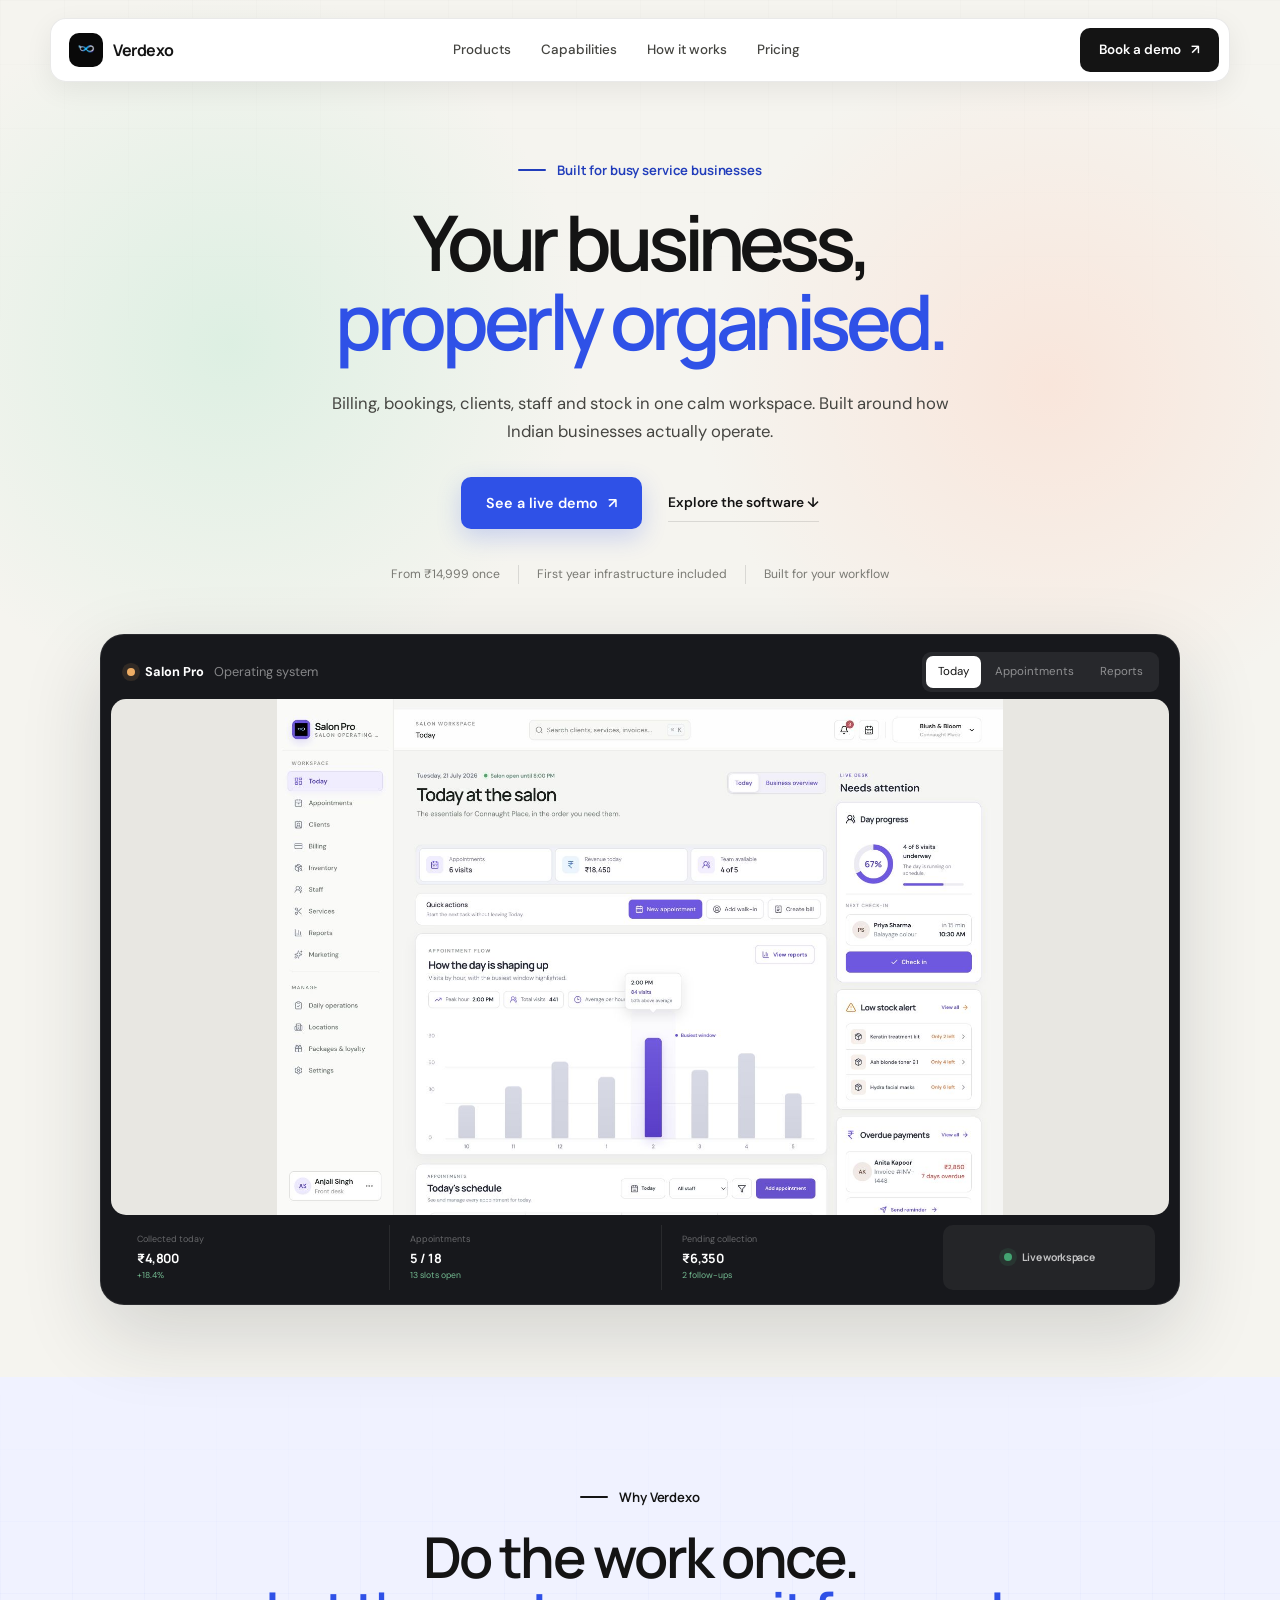
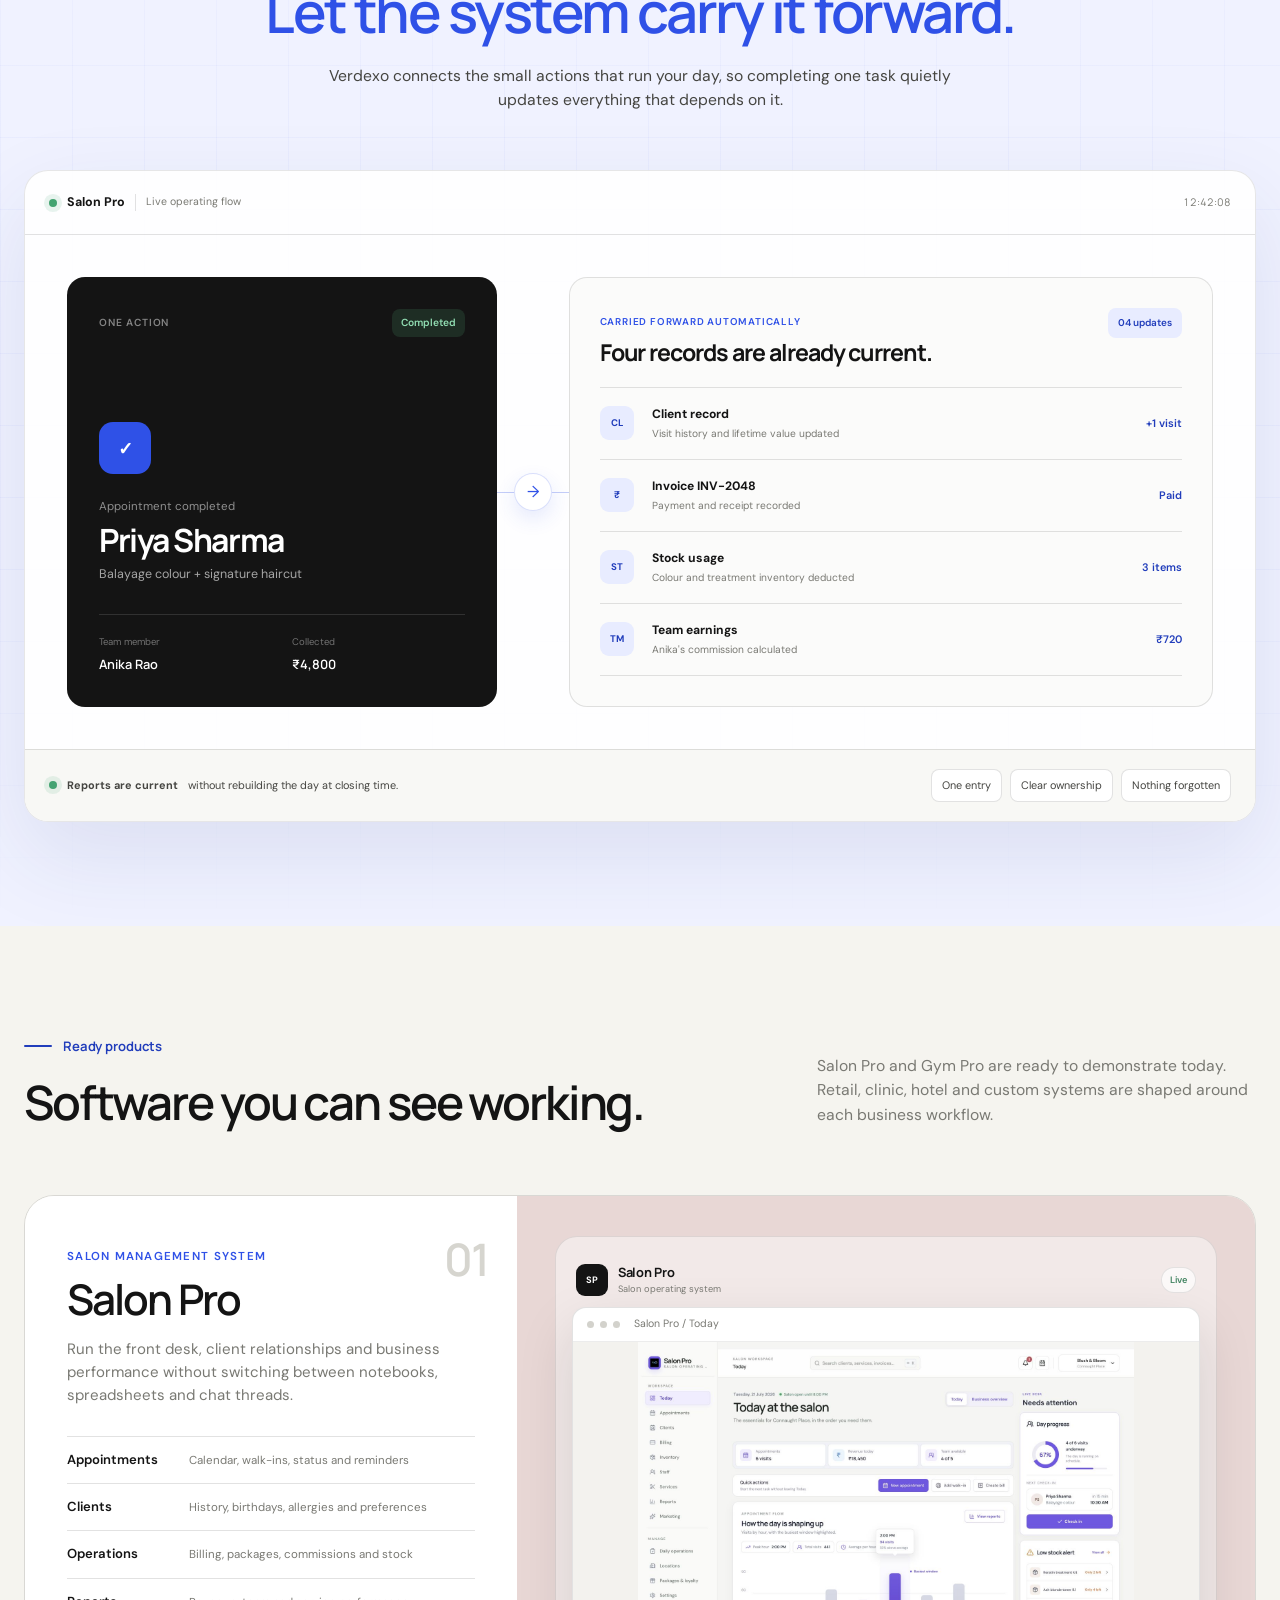
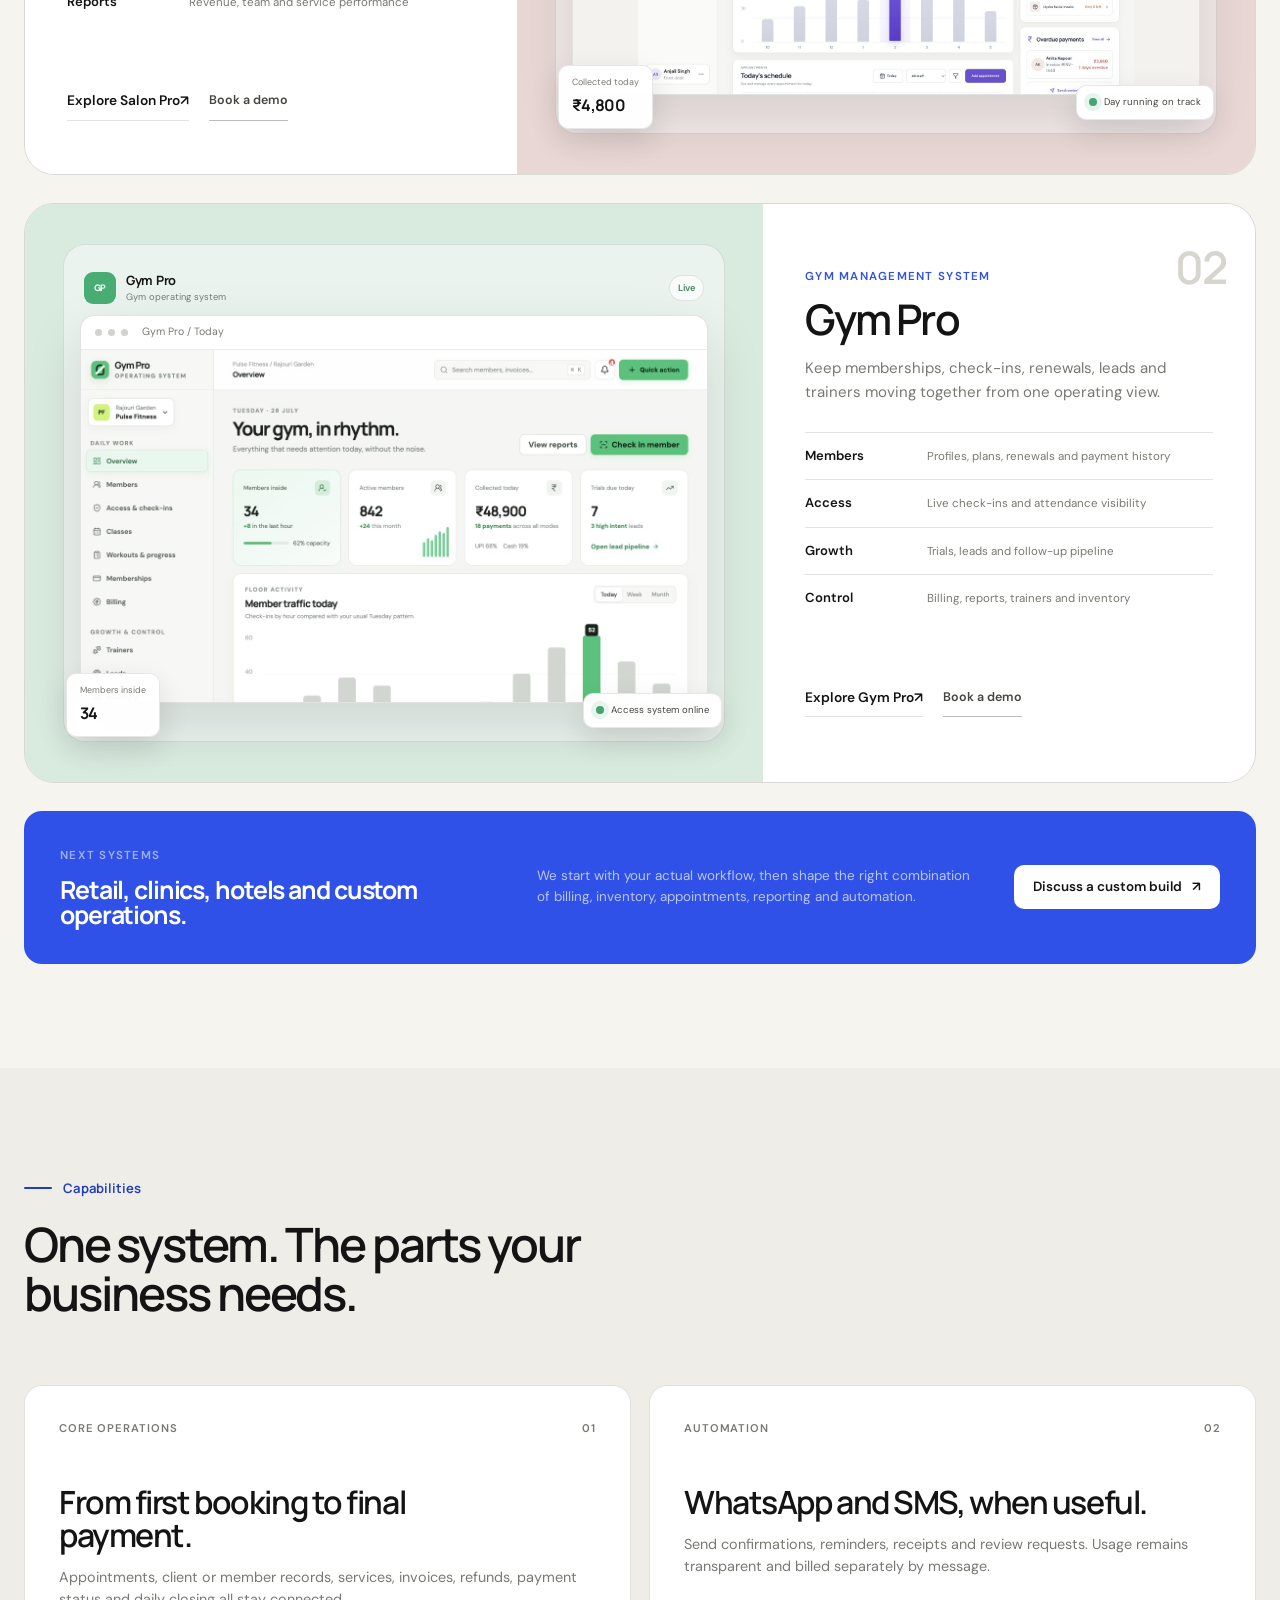
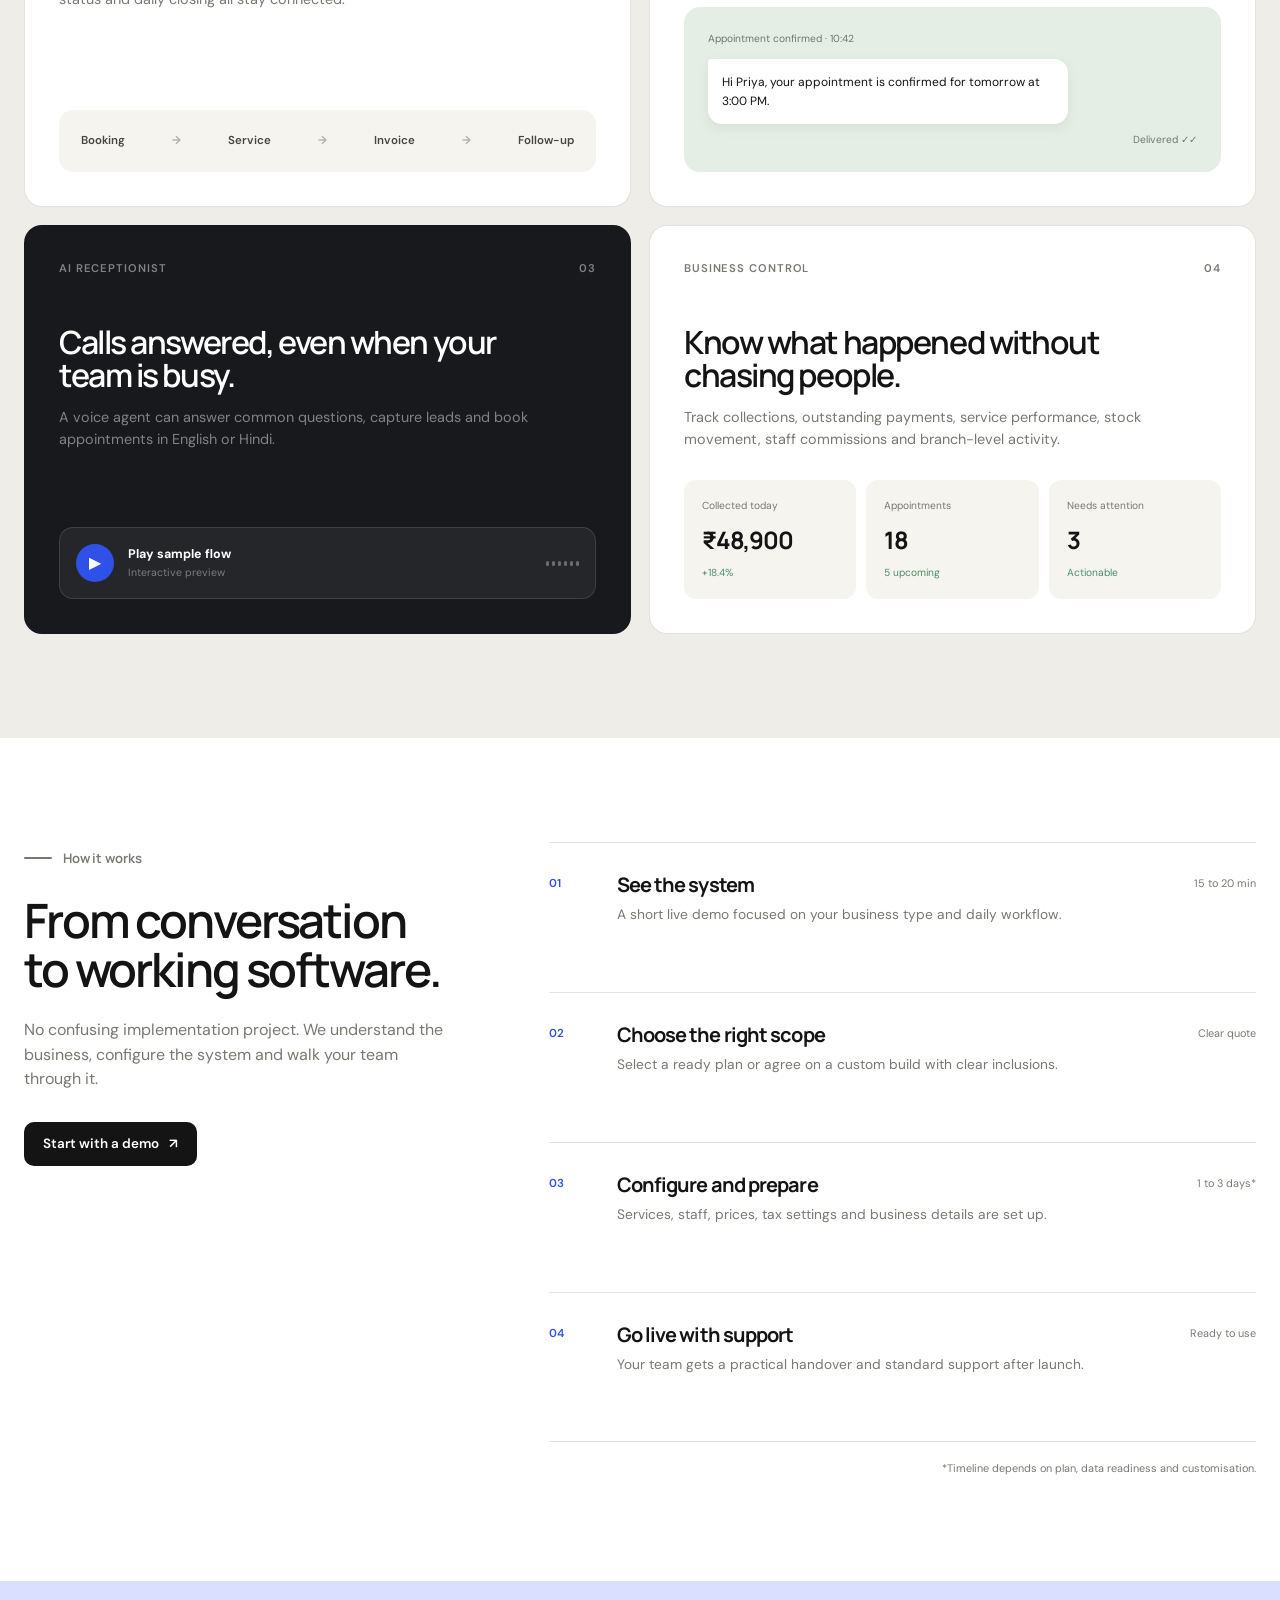
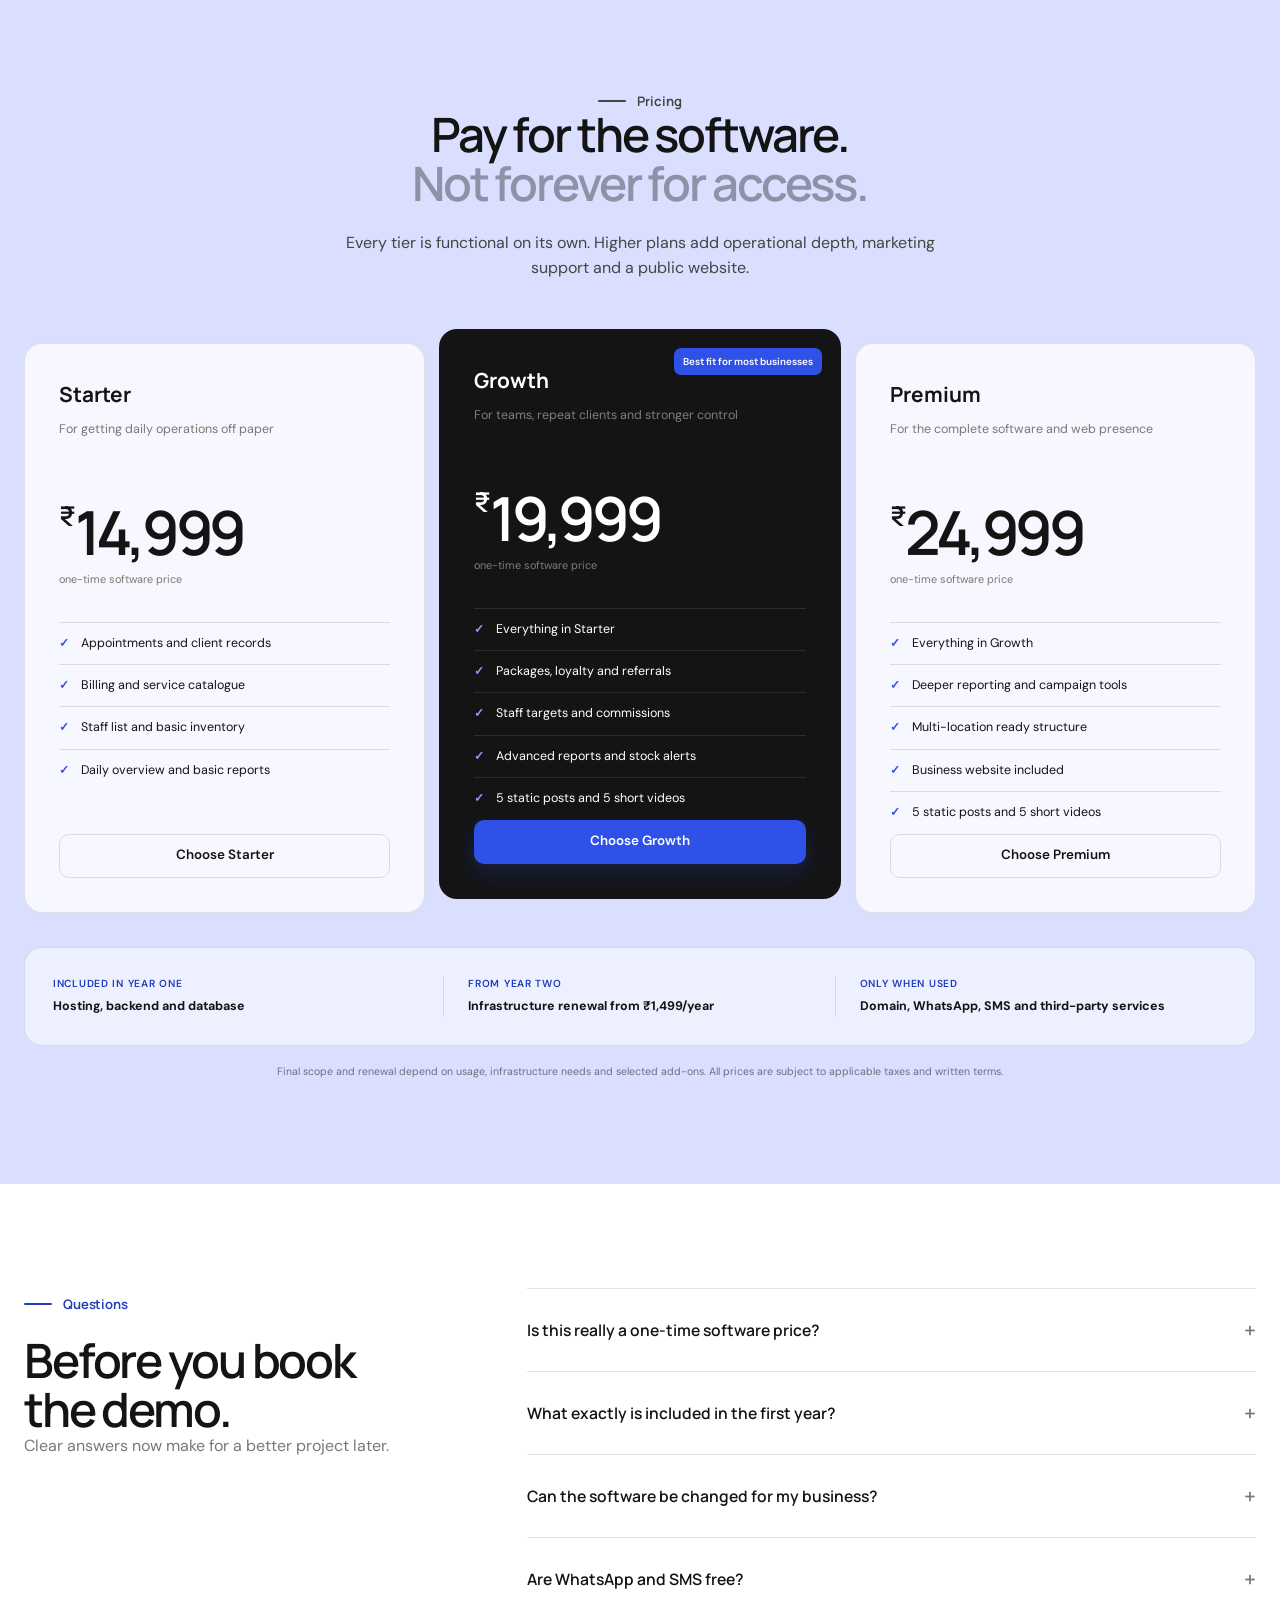
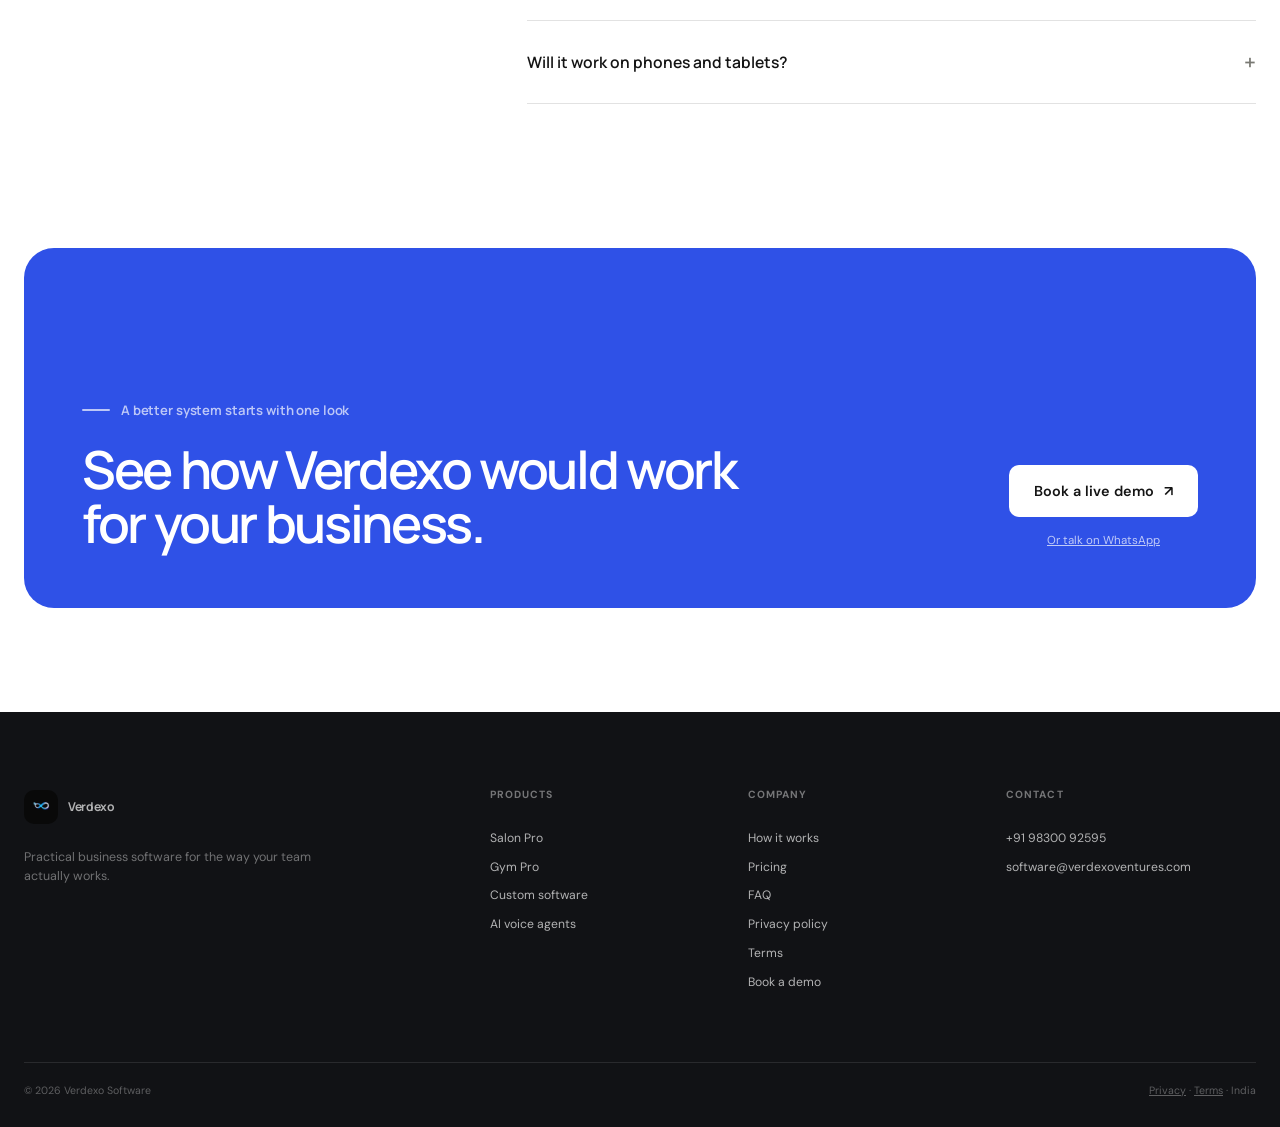
<file: index.html>
<!doctype html>
<html lang="en">
<head>
  <meta charset="utf-8">
  <meta name="viewport" content="width=device-width, initial-scale=1">
  <meta name="theme-color" content="#f5f4ef">
  <meta name="description" content="Verdexo builds practical business software for Indian salons, gyms and growing service businesses. One-time software plans from ₹14,999.">
  <meta name="robots" content="index, follow">
  <meta property="og:type" content="website">
  <meta property="og:title" content="Verdexo Software | Your business, properly organised.">
  <meta property="og:description" content="Practical business software for Indian salons, gyms and growing service businesses. Plans start at ₹14,999.">
  <meta property="og:url" content="https://verdexo-vent.github.io/verdexo-software-website/">
  <meta property="og:image" content="https://verdexo-vent.github.io/verdexo-software-website/hero_dashboard.png">
  <meta name="twitter:card" content="summary_large_image">
  <meta name="twitter:title" content="Verdexo Software | Your business, properly organised.">
  <meta name="twitter:description" content="See Salon Pro, Gym Pro and custom business systems built around how your team works.">
  <meta name="twitter:image" content="https://verdexo-vent.github.io/verdexo-software-website/hero_dashboard.png">
  <link rel="canonical" href="https://verdexo-vent.github.io/verdexo-software-website/">
  <title>Verdexo Software | Your business, properly organised.</title>
  <link rel="icon" href="logo.png">
  <link rel="preconnect" href="https://fonts.googleapis.com">
  <link rel="preconnect" href="https://fonts.gstatic.com" crossorigin>
  <link href="https://fonts.googleapis.com/css2?family=DM+Sans:wght@400;500;600&family=Manrope:wght@500;600;700&display=swap" rel="stylesheet">
  <link rel="stylesheet" href="styles.css">
</head>
<body>
  <a class="skip-link" href="#main">Skip to content</a>

  <header class="site-header">
    <div class="nav-shell">
      <a class="brand" href="#top" aria-label="Verdexo Software home">
        <span class="brand-mark"><img src="logo.png" alt=""></span>
        <span>Verdexo</span>
      </a>

      <button class="menu-toggle" type="button" aria-expanded="false" aria-controls="nav-links">
        <span></span><span></span>
        <span class="sr-only">Open menu</span>
      </button>

      <nav class="nav-links" id="nav-links" aria-label="Main navigation">
        <a href="#products">Products</a>
        <a href="#capabilities">Capabilities</a>
        <a href="#process">How it works</a>
        <a href="#pricing">Pricing</a>
      </nav>

      <button class="button button-dark nav-cta" type="button" data-open-demo>Book a demo <span>↗</span></button>
    </div>
  </header>

  <main id="main">
    <section class="hero" id="top">
      <div class="container hero-copy">
        <p class="editorial-label reveal"><span></span>Built for busy service businesses</p>
        <h1 class="reveal delay-1">Your business,<br><span>properly organised.</span></h1>
        <p class="hero-lede reveal delay-2">Billing, bookings, clients, staff and stock in one calm workspace. Built around how Indian businesses actually operate.</p>
        <div class="hero-actions reveal delay-3">
          <button class="button button-primary button-large" type="button" data-open-demo>See a live demo <span>↗</span></button>
          <a class="text-link" href="#products">Explore the software <span>↓</span></a>
        </div>
        <div class="hero-proof reveal delay-3" aria-label="Key offer details">
          <span>From ₹14,999 once</span>
          <span>First year infrastructure included</span>
          <span>Built for your workflow</span>
        </div>
      </div>

      <div class="container product-stage reveal delay-2" aria-label="Salon Pro software preview">
        <div class="stage-bar">
          <div class="stage-product">
            <span class="stage-dot"></span>
            <strong>Salon Pro</strong>
            <span>Operating system</span>
          </div>
          <div class="stage-switch" role="group" aria-label="Preview screen">
            <button class="active" type="button" data-hero-screen="dashboard">Today</button>
            <button type="button" data-hero-screen="appointments">Appointments</button>
            <button type="button" data-hero-screen="reports">Reports</button>
          </div>
        </div>
        <div class="stage-viewport">
          <img id="hero-screen" src="assets/salon-latest-today.png" alt="Salon Pro Today workspace" width="1440" height="1024" decoding="async" fetchpriority="high">
        </div>
        <div class="stage-footer">
          <div><small>Collected today</small><strong>₹4,800</strong><span>+18.4%</span></div>
          <div><small>Appointments</small><strong>5 / 18</strong><span>13 slots open</span></div>
          <div><small>Pending collection</small><strong>₹6,350</strong><span>2 follow-ups</span></div>
          <div class="stage-live"><span class="status-pulse"></span><strong>Live workspace</strong></div>
        </div>
      </div>
    </section>

    <section class="story section" id="why">
      <div class="container story-header">
        <p class="editorial-label editorial-label-dark"><span></span>Why Verdexo</p>
        <h2 class="reveal">Do the work once.<br><span>Let the system carry it forward.</span></h2>
        <p class="reveal">Verdexo connects the small actions that run your day, so completing one task quietly updates everything that depends on it.</p>
      </div>

      <div class="container why-system reveal">
        <div class="why-system-bar">
          <div><span class="status-pulse"></span><strong>Salon Pro</strong><small>Live operating flow</small></div>
          <time datetime="2026-07-30T12:42:08">12:42:08</time>
        </div>

        <div class="why-system-body">
          <article class="trigger-card">
            <div class="trigger-topline">
              <span>One action</span>
              <span class="complete-badge">Completed</span>
            </div>
            <div class="trigger-mark" aria-hidden="true">✓</div>
            <p class="trigger-label">Appointment completed</p>
            <h3>Priya Sharma</h3>
            <p class="trigger-service">Balayage colour + signature haircut</p>
            <div class="trigger-meta">
              <span><small>Team member</small>Anika Rao</span>
              <span><small>Collected</small>₹4,800</span>
            </div>
          </article>

          <div class="system-connector" aria-hidden="true">
            <span></span>
            <i>→</i>
          </div>

          <div class="update-panel">
            <div class="update-heading">
              <div>
                <span>Carried forward automatically</span>
                <h3>Four records are already current.</h3>
              </div>
              <span class="update-count">04 updates</span>
            </div>
            <div class="update-list">
              <div class="update-row">
                <span class="update-code">CL</span>
                <div><strong>Client record</strong><small>Visit history and lifetime value updated</small></div>
                <b>+1 visit</b>
              </div>
              <div class="update-row">
                <span class="update-code">₹</span>
                <div><strong>Invoice INV-2048</strong><small>Payment and receipt recorded</small></div>
                <b>Paid</b>
              </div>
              <div class="update-row">
                <span class="update-code">ST</span>
                <div><strong>Stock usage</strong><small>Colour and treatment inventory deducted</small></div>
                <b>3 items</b>
              </div>
              <div class="update-row">
                <span class="update-code">TM</span>
                <div><strong>Team earnings</strong><small>Anika's commission calculated</small></div>
                <b>₹720</b>
              </div>
            </div>
          </div>
        </div>

        <div class="why-system-footer">
          <p><span class="status-pulse"></span><strong>Reports are current</strong> without rebuilding the day at closing time.</p>
          <div><span>One entry</span><span>Clear ownership</span><span>Nothing forgotten</span></div>
        </div>
      </div>
    </section>

    <section class="products section" id="products">
      <div class="container">
        <div class="section-heading">
          <div>
            <p class="editorial-label"><span></span>Ready products</p>
            <h2>Software you can see working.</h2>
          </div>
          <p>Salon Pro and Gym Pro are ready to demonstrate today. Retail, clinic, hotel and custom systems are shaped around each business workflow.</p>
        </div>

        <article class="product-feature salon-feature reveal">
          <div class="product-copy">
            <div class="product-number">01</div>
            <p class="product-kicker">Salon management system</p>
            <h3>Salon Pro</h3>
            <p>Run the front desk, client relationships and business performance without switching between notebooks, spreadsheets and chat threads.</p>
            <ul class="feature-list">
              <li><span>Appointments</span><small>Calendar, walk-ins, status and reminders</small></li>
              <li><span>Clients</span><small>History, birthdays, allergies and preferences</small></li>
              <li><span>Operations</span><small>Billing, packages, commissions and stock</small></li>
              <li><span>Reports</span><small>Revenue, team and service performance</small></li>
            </ul>
            <div class="product-actions">
              <a class="text-button" href="salon-pro.html">Explore Salon Pro <span>↗</span></a>
              <button class="quiet-button" type="button" data-open-demo data-interest="Salon Pro">Book a demo</button>
            </div>
          </div>
          <div class="product-visual">
            <div class="product-art salon-art">
              <div class="art-heading">
                <span class="art-monogram">SP</span>
                <div><strong>Salon Pro</strong><small>Salon operating system</small></div>
                <span class="art-status">Live</span>
              </div>
              <div class="visual-window">
                <div class="window-chrome"><i></i><i></i><i></i><span>Salon Pro / Today</span></div>
                <div class="shot-frame salon-shot">
                  <img src="assets/salon-latest-today.png" alt="Latest Salon Pro Today workspace" width="1440" height="1024" loading="lazy" decoding="async">
                </div>
              </div>
              <div class="art-chip chip-one"><small>Collected today</small><strong>₹4,800</strong></div>
              <div class="art-chip chip-two"><span class="status-pulse"></span> Day running on track</div>
            </div>
          </div>
        </article>

        <article class="product-feature gym-feature reveal">
          <div class="product-copy">
            <div class="product-number">02</div>
            <p class="product-kicker">Gym management system</p>
            <h3>Gym Pro</h3>
            <p>Keep memberships, check-ins, renewals, leads and trainers moving together from one operating view.</p>
            <ul class="feature-list">
              <li><span>Members</span><small>Profiles, plans, renewals and payment history</small></li>
              <li><span>Access</span><small>Live check-ins and attendance visibility</small></li>
              <li><span>Growth</span><small>Trials, leads and follow-up pipeline</small></li>
              <li><span>Control</span><small>Billing, reports, trainers and inventory</small></li>
            </ul>
            <div class="product-actions">
              <a class="text-button" href="gym-pro.html">Explore Gym Pro <span>↗</span></a>
              <button class="quiet-button" type="button" data-open-demo data-interest="Gym Pro">Book a demo</button>
            </div>
          </div>
          <div class="product-visual">
            <div class="product-art gym-art">
              <div class="art-heading">
                <span class="art-monogram">GP</span>
                <div><strong>Gym Pro</strong><small>Gym operating system</small></div>
                <span class="art-status">Live</span>
              </div>
              <div class="visual-window">
                <div class="window-chrome"><i></i><i></i><i></i><span>Gym Pro / Today</span></div>
                <div class="shot-frame gym-shot">
                  <img src="assets/gym-dashboard.png" alt="Gym Pro overview dashboard showing members and revenue" width="1280" height="720" loading="lazy" decoding="async">
                </div>
              </div>
              <div class="art-chip chip-one"><small>Members inside</small><strong>34</strong></div>
              <div class="art-chip chip-two"><span class="status-pulse"></span> Access system online</div>
            </div>
          </div>
        </article>

        <div class="build-strip reveal">
          <div>
            <p class="product-kicker">Next systems</p>
            <h3>Retail, clinics, hotels and custom operations.</h3>
          </div>
          <p>We start with your actual workflow, then shape the right combination of billing, inventory, appointments, reporting and automation.</p>
          <button class="button button-light" type="button" data-open-demo data-interest="Custom software">Discuss a custom build <span>↗</span></button>
        </div>
      </div>
    </section>

    <section class="capabilities section" id="capabilities">
      <div class="container">
        <div class="section-heading compact">
          <div>
            <p class="editorial-label"><span></span>Capabilities</p>
            <h2>One system. The parts your business needs.</h2>
          </div>
        </div>

        <div class="capability-grid">
          <article class="capability-card wide reveal">
            <div class="card-topline"><span>Core operations</span><span>01</span></div>
            <h3>From first booking to final payment.</h3>
            <p>Appointments, client or member records, services, invoices, refunds, payment status and daily closing all stay connected.</p>
            <div class="mini-flow" aria-hidden="true">
              <span>Booking</span><b>→</b><span>Service</span><b>→</b><span>Invoice</span><b>→</b><span>Follow-up</span>
            </div>
          </article>

          <article class="capability-card reveal">
            <div class="card-topline"><span>Automation</span><span>02</span></div>
            <h3>WhatsApp and SMS, when useful.</h3>
            <p>Send confirmations, reminders, receipts and review requests. Usage remains transparent and billed separately by message.</p>
            <div class="message-preview" aria-hidden="true">
              <div class="message-meta">Appointment confirmed · 10:42</div>
              <div class="message-bubble">Hi Priya, your appointment is confirmed for tomorrow at 3:00 PM.</div>
              <div class="message-status">Delivered ✓✓</div>
            </div>
          </article>

          <article class="capability-card dark reveal">
            <div class="card-topline"><span>AI receptionist</span><span>03</span></div>
            <h3>Calls answered, even when your team is busy.</h3>
            <p>A voice agent can answer common questions, capture leads and book appointments in English or Hindi.</p>
            <button class="voice-control" type="button" aria-pressed="false">
              <span class="voice-icon">▶</span>
              <span><strong>Play sample flow</strong><small>Interactive preview</small></span>
              <span class="wave" aria-hidden="true"><i></i><i></i><i></i><i></i><i></i><i></i></span>
            </button>
          </article>

          <article class="capability-card wide reveal">
            <div class="card-topline"><span>Business control</span><span>04</span></div>
            <h3>Know what happened without chasing people.</h3>
            <p>Track collections, outstanding payments, service performance, stock movement, staff commissions and branch-level activity.</p>
            <div class="metric-row" aria-hidden="true">
              <div><small>Collected today</small><strong>₹48,900</strong><em>+18.4%</em></div>
              <div><small>Appointments</small><strong>18</strong><em>5 upcoming</em></div>
              <div><small>Needs attention</small><strong>3</strong><em>Actionable</em></div>
            </div>
          </article>
        </div>
      </div>
    </section>

    <section class="process section" id="process">
      <div class="container process-layout">
        <div class="process-intro">
          <p class="editorial-label"><span></span>How it works</p>
          <h2>From conversation to working software.</h2>
          <p>No confusing implementation project. We understand the business, configure the system and walk your team through it.</p>
          <button class="button button-dark" type="button" data-open-demo>Start with a demo <span>↗</span></button>
        </div>
        <ol class="process-list">
          <li class="reveal">
            <span>01</span>
            <div><h3>See the system</h3><p>A short live demo focused on your business type and daily workflow.</p></div>
            <small>15 to 20 min</small>
          </li>
          <li class="reveal">
            <span>02</span>
            <div><h3>Choose the right scope</h3><p>Select a ready plan or agree on a custom build with clear inclusions.</p></div>
            <small>Clear quote</small>
          </li>
          <li class="reveal">
            <span>03</span>
            <div><h3>Configure and prepare</h3><p>Services, staff, prices, tax settings and business details are set up.</p></div>
            <small>1 to 3 days*</small>
          </li>
          <li class="reveal">
            <span>04</span>
            <div><h3>Go live with support</h3><p>Your team gets a practical handover and standard support after launch.</p></div>
            <small>Ready to use</small>
          </li>
        </ol>
      </div>
      <p class="process-note container">*Timeline depends on plan, data readiness and customisation.</p>
    </section>

    <section class="pricing section" id="pricing">
      <div class="container">
        <div class="pricing-header">
          <p class="editorial-label"><span></span>Pricing</p>
          <h2>Pay for the software.<br><span>Not forever for access.</span></h2>
          <p>Every tier is functional on its own. Higher plans add operational depth, marketing support and a public website.</p>
        </div>

        <div class="pricing-grid">
          <article class="price-card reveal">
            <div>
              <p class="plan-name">Starter</p>
              <p class="plan-for">For getting daily operations off paper</p>
              <p class="plan-price"><span>₹</span>14,999</p>
              <p class="one-time">one-time software price</p>
              <ul>
                <li>Appointments and client records</li>
                <li>Billing and service catalogue</li>
                <li>Staff list and basic inventory</li>
                <li>Daily overview and basic reports</li>
              </ul>
            </div>
            <button class="button button-outline" type="button" data-open-demo data-interest="Starter plan">Choose Starter</button>
          </article>

          <article class="price-card featured reveal delay-1">
            <div class="recommended">Best fit for most businesses</div>
            <div>
              <p class="plan-name">Growth</p>
              <p class="plan-for">For teams, repeat clients and stronger control</p>
              <p class="plan-price"><span>₹</span>19,999</p>
              <p class="one-time">one-time software price</p>
              <ul>
                <li>Everything in Starter</li>
                <li>Packages, loyalty and referrals</li>
                <li>Staff targets and commissions</li>
                <li>Advanced reports and stock alerts</li>
                <li>5 static posts and 5 short videos</li>
              </ul>
            </div>
            <button class="button button-primary" type="button" data-open-demo data-interest="Growth plan">Choose Growth</button>
          </article>

          <article class="price-card reveal delay-2">
            <div>
              <p class="plan-name">Premium</p>
              <p class="plan-for">For the complete software and web presence</p>
              <p class="plan-price"><span>₹</span>24,999</p>
              <p class="one-time">one-time software price</p>
              <ul>
                <li>Everything in Growth</li>
                <li>Deeper reporting and campaign tools</li>
                <li>Multi-location ready structure</li>
                <li>Business website included</li>
                <li>5 static posts and 5 short videos</li>
              </ul>
            </div>
            <button class="button button-outline" type="button" data-open-demo data-interest="Premium plan">Choose Premium</button>
          </article>
        </div>

        <div class="cost-clarity reveal">
          <div>
            <span>Included in year one</span>
            <strong>Hosting, backend and database</strong>
          </div>
          <div>
            <span>From year two</span>
            <strong>Infrastructure renewal from ₹1,499/year</strong>
          </div>
          <div>
            <span>Only when used</span>
            <strong>Domain, WhatsApp, SMS and third-party services</strong>
          </div>
        </div>
        <p class="pricing-disclaimer">Final scope and renewal depend on usage, infrastructure needs and selected add-ons. All prices are subject to applicable taxes and written terms.</p>
      </div>
    </section>

    <section class="faq section" id="faq">
      <div class="container faq-layout">
        <div>
          <p class="editorial-label"><span></span>Questions</p>
          <h2>Before you book the demo.</h2>
          <p>Clear answers now make for a better project later.</p>
        </div>
        <div class="accordion">
          <details>
            <summary>Is this really a one-time software price?<span>+</span></summary>
            <p>Yes. The software licence is purchased once. Infrastructure has an annual cost because hosting, database and server services continue to run after the first year.</p>
          </details>
          <details>
            <summary>What exactly is included in the first year?<span>+</span></summary>
            <p>Standard hosting, backend and database infrastructure for the agreed software scope. Domain charges, paid messaging and external services are separate unless written into your quote.</p>
          </details>
          <details>
            <summary>Can the software be changed for my business?<span>+</span></summary>
            <p>Business details, services, staff, prices and supported settings can be configured. Larger workflow changes are assessed and quoted as custom work.</p>
          </details>
          <details>
            <summary>Are WhatsApp and SMS free?<span>+</span></summary>
            <p>No. The automation can be connected to the software, while message usage is charged by the relevant provider. You only add it if it is useful for your business.</p>
          </details>
          <details>
            <summary>Will it work on phones and tablets?<span>+</span></summary>
            <p>The web software is designed to work across modern desktop, tablet and mobile browsers. Some complex administration is naturally easier on a larger screen.</p>
          </details>
        </div>
      </div>
    </section>

    <section class="final-cta section">
      <div class="container cta-panel">
        <div>
          <p class="editorial-label editorial-label-light"><span></span>A better system starts with one look</p>
          <h2>See how Verdexo would work for your business.</h2>
        </div>
        <div class="cta-actions">
          <button class="button button-light button-large" type="button" data-open-demo>Book a live demo <span>↗</span></button>
          <a href="https://wa.me/919830092595?text=Hi%20Verdexo%2C%20I%20would%20like%20to%20know%20more%20about%20your%20business%20software." target="_blank" rel="noopener">Or talk on WhatsApp</a>
        </div>
      </div>
    </section>
  </main>

  <footer class="site-footer">
    <div class="container footer-grid">
      <div class="footer-brand">
        <a class="brand brand-light" href="#top">
          <span class="brand-mark"><img src="logo.png" alt=""></span>
          <span>Verdexo</span>
        </a>
        <p>Practical business software for the way your team actually works.</p>
      </div>
      <div>
        <h3>Products</h3>
        <a href="salon-pro.html">Salon Pro</a>
        <a href="gym-pro.html">Gym Pro</a>
        <a href="#capabilities">Custom software</a>
        <a href="#capabilities">AI voice agents</a>
      </div>
      <div>
        <h3>Company</h3>
        <a href="#process">How it works</a>
        <a href="#pricing">Pricing</a>
        <a href="#faq">FAQ</a>
        <a href="privacy.html">Privacy policy</a>
        <a href="terms.html">Terms</a>
        <button type="button" data-open-demo>Book a demo</button>
      </div>
      <div>
        <h3>Contact</h3>
        <a href="tel:+919830092595">+91 98300 92595</a>
        <a href="mailto:software@verdexoventures.com">software@verdexoventures.com</a>
      </div>
    </div>
    <div class="container footer-bottom">
      <span>© 2026 Verdexo Software</span>
      <span><a href="privacy.html">Privacy</a> · <a href="terms.html">Terms</a> · India</span>
    </div>
  </footer>

  <div class="mobile-demo">
    <button class="button button-primary" type="button" data-open-demo>Book a live demo <span>↗</span></button>
  </div>

  <div class="modal" id="demo-modal" aria-hidden="true">
    <div class="modal-backdrop" data-close-modal></div>
    <section class="modal-card" role="dialog" aria-modal="true" aria-labelledby="modal-title">
      <button class="modal-close" type="button" data-close-modal aria-label="Close demo form">×</button>
      <p class="eyebrow">Live product walkthrough</p>
      <h2 id="modal-title">Tell us what you run.</h2>
      <p>We will open the most relevant product and focus the demo on your daily workflow.</p>
      <form id="demo-form">
        <label>Name<input name="name" autocomplete="name" required placeholder="Your name"></label>
        <label>Email address<input name="email" type="email" autocomplete="email" required placeholder="you@example.com"></label>
        <label>What are you interested in?
          <select name="interest" id="interest">
            <option>Salon Pro</option>
            <option>Gym Pro</option>
            <option>Retail software</option>
            <option>Clinic software</option>
            <option>Hotel software</option>
            <option>AI voice receptionist</option>
            <option>Custom software</option>
          </select>
        </label>
        <button class="button button-primary button-large" type="submit">Send by email <span>↗</span></button>
        <small>By continuing, you agree to our <a href="terms.html">terms</a> and acknowledge our <a href="privacy.html">privacy policy</a>. No payment or obligation.</small>
      </form>
    </section>
  </div>

  <script src="script.js"></script>
</body>
</html>
</file>
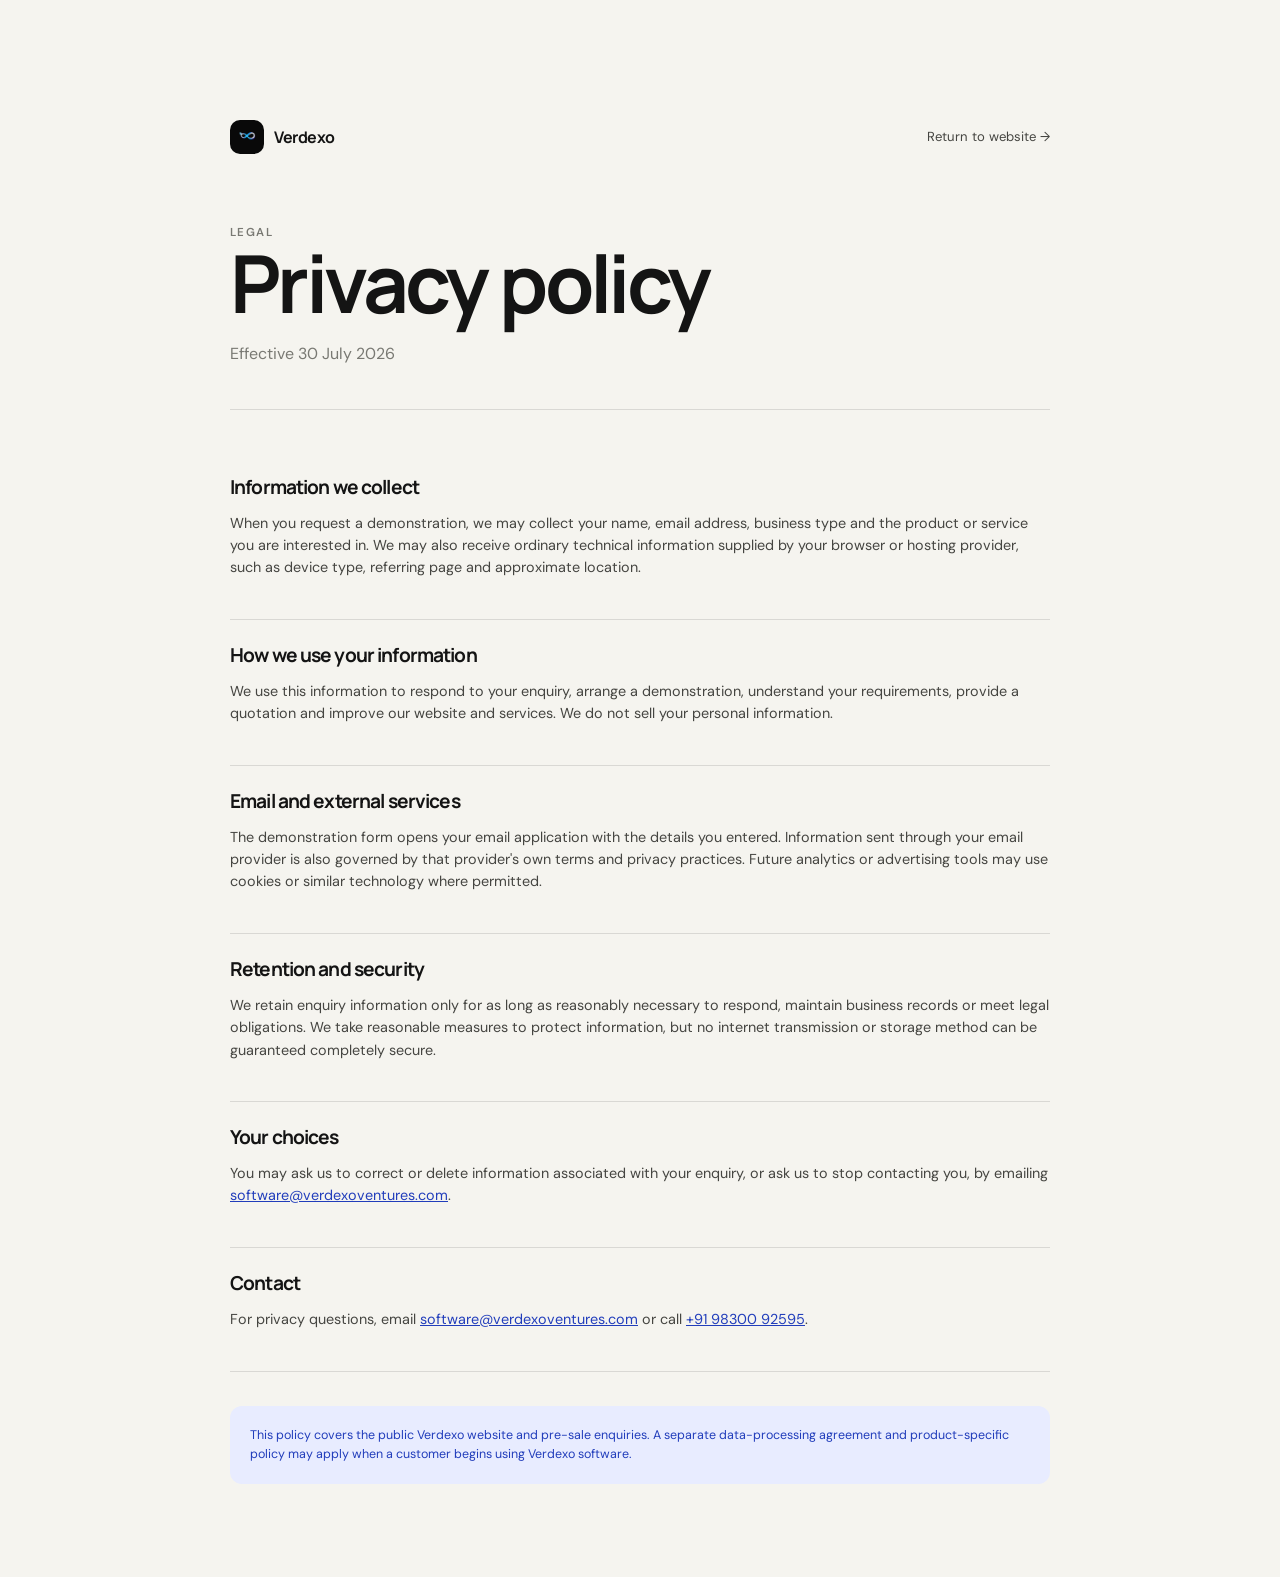
<file: privacy.html>
<!doctype html>
<html lang="en">
<head>
  <meta charset="utf-8">
  <meta name="viewport" content="width=device-width, initial-scale=1">
  <meta name="robots" content="index, follow">
  <meta name="description" content="Privacy policy for the Verdexo Software website and demo enquiry process.">
  <title>Privacy Policy | Verdexo Software</title>
  <link rel="icon" href="logo.png">
  <link rel="preconnect" href="https://fonts.googleapis.com">
  <link rel="preconnect" href="https://fonts.gstatic.com" crossorigin>
  <link href="https://fonts.googleapis.com/css2?family=DM+Sans:wght@400;500;600&family=Manrope:wght@500;600;700&display=swap" rel="stylesheet">
  <link rel="stylesheet" href="styles.css">
</head>
<body class="legal-page">
  <main class="legal-shell">
    <nav class="legal-nav" aria-label="Legal page navigation">
      <a class="brand" href="index.html">
        <span class="brand-mark"><img src="logo.png" alt=""></span>
        <span>Verdexo</span>
      </a>
      <a href="index.html">Return to website →</a>
    </nav>

    <header class="legal-header">
      <p class="section-index">Legal</p>
      <h1>Privacy policy</h1>
      <p>Effective 30 July 2026</p>
    </header>

    <div class="legal-content">
      <section>
        <h2>Information we collect</h2>
        <p>When you request a demonstration, we may collect your name, email address, business type and the product or service you are interested in. We may also receive ordinary technical information supplied by your browser or hosting provider, such as device type, referring page and approximate location.</p>
      </section>
      <section>
        <h2>How we use your information</h2>
        <p>We use this information to respond to your enquiry, arrange a demonstration, understand your requirements, provide a quotation and improve our website and services. We do not sell your personal information.</p>
      </section>
      <section>
        <h2>Email and external services</h2>
        <p>The demonstration form opens your email application with the details you entered. Information sent through your email provider is also governed by that provider's own terms and privacy practices. Future analytics or advertising tools may use cookies or similar technology where permitted.</p>
      </section>
      <section>
        <h2>Retention and security</h2>
        <p>We retain enquiry information only for as long as reasonably necessary to respond, maintain business records or meet legal obligations. We take reasonable measures to protect information, but no internet transmission or storage method can be guaranteed completely secure.</p>
      </section>
      <section>
        <h2>Your choices</h2>
        <p>You may ask us to correct or delete information associated with your enquiry, or ask us to stop contacting you, by emailing <a href="mailto:software@verdexoventures.com">software@verdexoventures.com</a>.</p>
      </section>
      <section>
        <h2>Contact</h2>
        <p>For privacy questions, email <a href="mailto:software@verdexoventures.com">software@verdexoventures.com</a> or call <a href="tel:+919830092595">+91 98300 92595</a>.</p>
      </section>
    </div>

    <p class="legal-note">This policy covers the public Verdexo website and pre-sale enquiries. A separate data-processing agreement and product-specific policy may apply when a customer begins using Verdexo software.</p>
  </main>
</body>
</html>
</file>
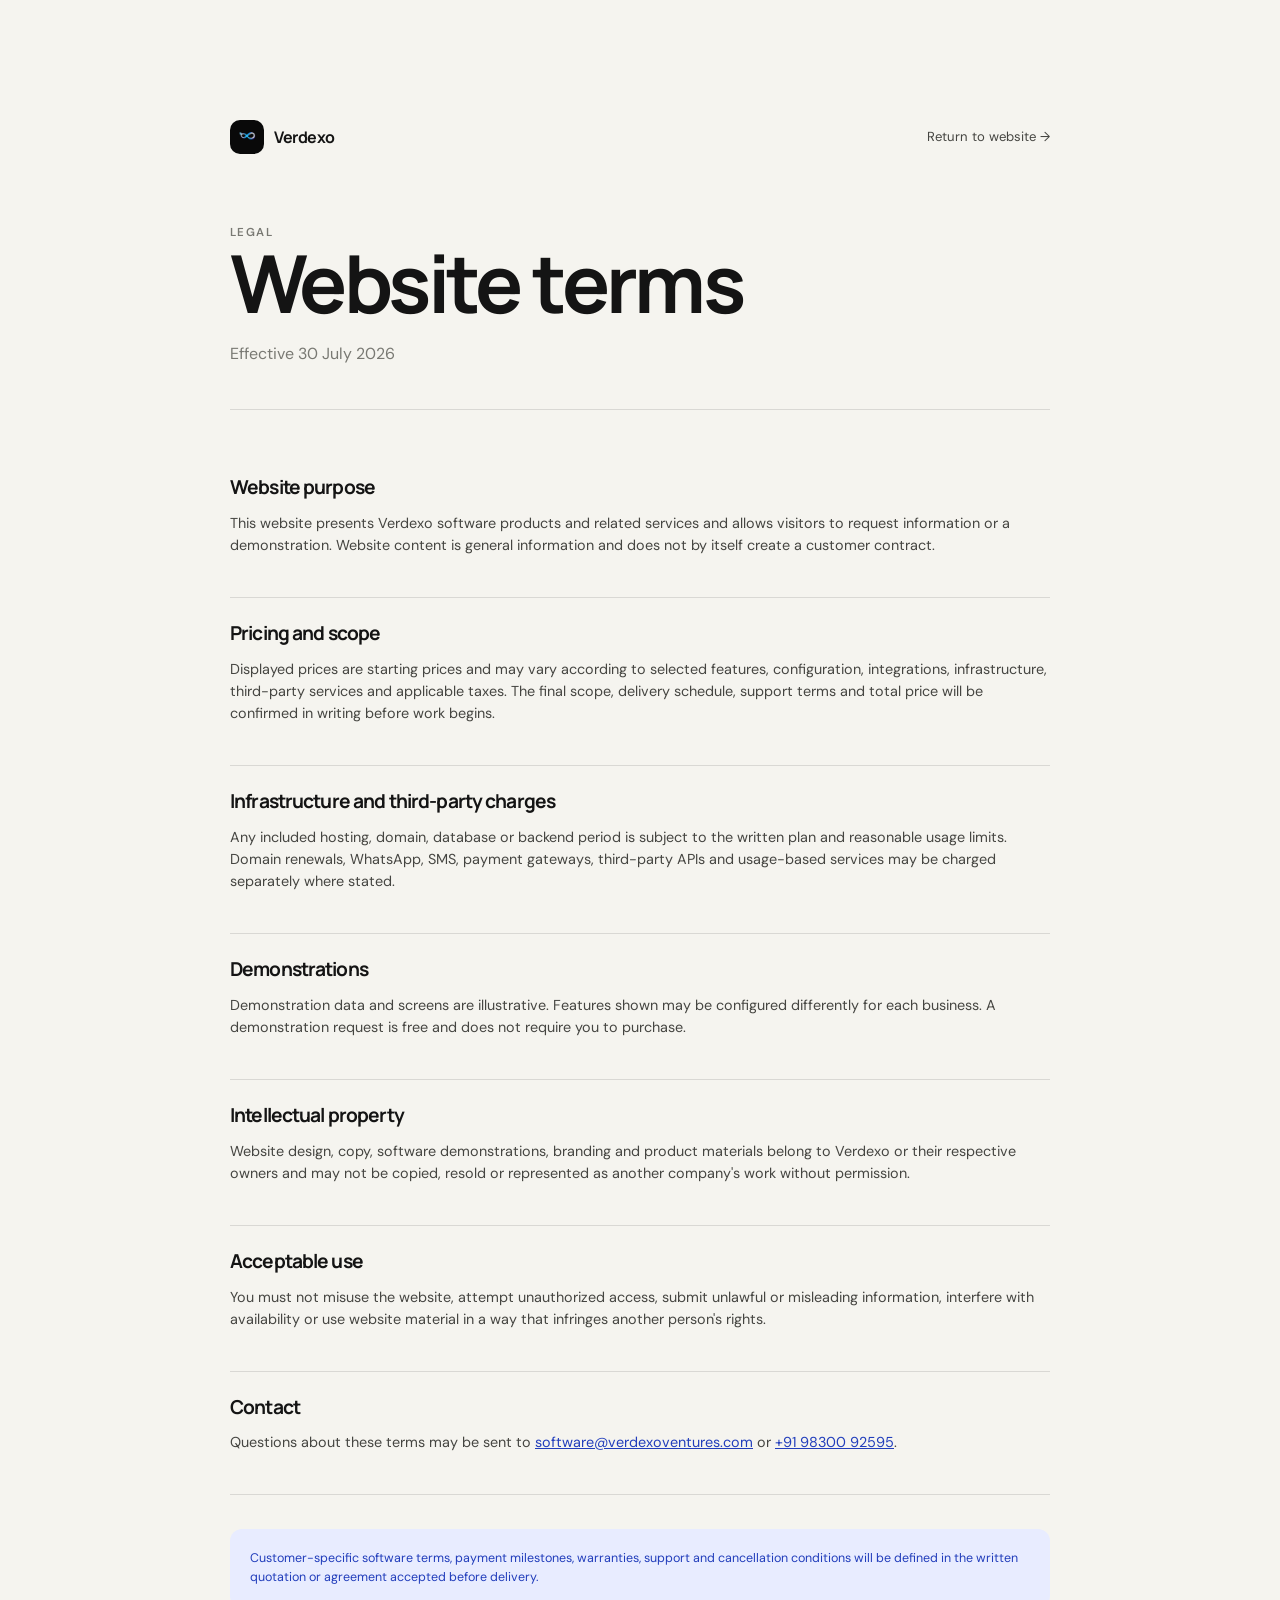
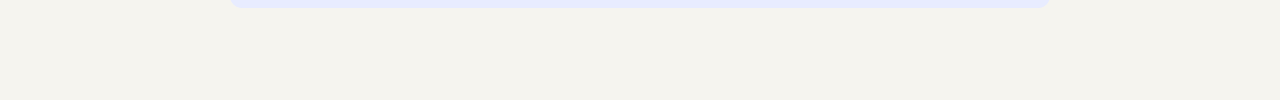
<file: terms.html>
<!doctype html>
<html lang="en">
<head>
  <meta charset="utf-8">
  <meta name="viewport" content="width=device-width, initial-scale=1">
  <meta name="robots" content="index, follow">
  <meta name="description" content="Website and demo enquiry terms for Verdexo Software.">
  <title>Terms | Verdexo Software</title>
  <link rel="icon" href="logo.png">
  <link rel="preconnect" href="https://fonts.googleapis.com">
  <link rel="preconnect" href="https://fonts.gstatic.com" crossorigin>
  <link href="https://fonts.googleapis.com/css2?family=DM+Sans:wght@400;500;600&family=Manrope:wght@500;600;700&display=swap" rel="stylesheet">
  <link rel="stylesheet" href="styles.css">
</head>
<body class="legal-page">
  <main class="legal-shell">
    <nav class="legal-nav" aria-label="Legal page navigation">
      <a class="brand" href="index.html">
        <span class="brand-mark"><img src="logo.png" alt=""></span>
        <span>Verdexo</span>
      </a>
      <a href="index.html">Return to website →</a>
    </nav>

    <header class="legal-header">
      <p class="section-index">Legal</p>
      <h1>Website terms</h1>
      <p>Effective 30 July 2026</p>
    </header>

    <div class="legal-content">
      <section>
        <h2>Website purpose</h2>
        <p>This website presents Verdexo software products and related services and allows visitors to request information or a demonstration. Website content is general information and does not by itself create a customer contract.</p>
      </section>
      <section>
        <h2>Pricing and scope</h2>
        <p>Displayed prices are starting prices and may vary according to selected features, configuration, integrations, infrastructure, third-party services and applicable taxes. The final scope, delivery schedule, support terms and total price will be confirmed in writing before work begins.</p>
      </section>
      <section>
        <h2>Infrastructure and third-party charges</h2>
        <p>Any included hosting, domain, database or backend period is subject to the written plan and reasonable usage limits. Domain renewals, WhatsApp, SMS, payment gateways, third-party APIs and usage-based services may be charged separately where stated.</p>
      </section>
      <section>
        <h2>Demonstrations</h2>
        <p>Demonstration data and screens are illustrative. Features shown may be configured differently for each business. A demonstration request is free and does not require you to purchase.</p>
      </section>
      <section>
        <h2>Intellectual property</h2>
        <p>Website design, copy, software demonstrations, branding and product materials belong to Verdexo or their respective owners and may not be copied, resold or represented as another company's work without permission.</p>
      </section>
      <section>
        <h2>Acceptable use</h2>
        <p>You must not misuse the website, attempt unauthorized access, submit unlawful or misleading information, interfere with availability or use website material in a way that infringes another person's rights.</p>
      </section>
      <section>
        <h2>Contact</h2>
        <p>Questions about these terms may be sent to <a href="mailto:software@verdexoventures.com">software@verdexoventures.com</a> or <a href="tel:+919830092595">+91 98300 92595</a>.</p>
      </section>
    </div>

    <p class="legal-note">Customer-specific software terms, payment milestones, warranties, support and cancellation conditions will be defined in the written quotation or agreement accepted before delivery.</p>
  </main>
</body>
</html>
</file>
<file: styles.css>
:root {
  --paper: #f5f4ef;
  --paper-2: #eeede7;
  --white: #fff;
  --ink: #141414;
  --ink-2: #454541;
  --muted: #797973;
  --line: rgba(20, 20, 20, .12);
  --blue: #2f51e7;
  --blue-dark: #213dbb;
  --blue-soft: #e8ecff;
  --mint: #bce9d1;
  --peach: #ffd0bd;
  --radius-sm: 10px;
  --radius-md: 18px;
  --radius-lg: 30px;
  --shadow: 0 24px 80px rgba(29, 31, 40, .12);
  --ease: cubic-bezier(.16, 1, .3, 1);
}

* { box-sizing: border-box; }
html { scroll-behavior: auto; }
body {
  margin: 0;
  background: var(--paper);
  color: var(--ink);
  font-family: "DM Sans", sans-serif;
  line-height: 1.55;
  -webkit-font-smoothing: antialiased;
  overflow-x: hidden;
}
body.modal-open { overflow: hidden; }
button, input, select { font: inherit; }
button, a { -webkit-tap-highlight-color: transparent; }
button { color: inherit; }
a { color: inherit; }
img { display: block; max-width: 100%; }
h1, h2, h3, p { margin-top: 0; }
h1, h2, h3 {
  font-family: "Manrope", sans-serif;
  letter-spacing: -.045em;
  line-height: 1.03;
}
.sr-only {
  position: absolute; width: 1px; height: 1px; padding: 0; margin: -1px;
  overflow: hidden; clip: rect(0, 0, 0, 0); white-space: nowrap; border: 0;
}
.skip-link {
  position: fixed; left: 16px; top: 12px; transform: translateY(-140%);
  z-index: 1000; padding: 10px 14px; background: var(--ink); color: white;
  text-decoration: none; border-radius: 8px;
}
.skip-link:focus { transform: none; }
.legal-page { min-height: 100vh; background: var(--paper); }
.legal-shell {
  width: min(820px, calc(100% - 40px));
  margin: 0 auto;
  padding: 120px 0 80px;
}
.legal-nav {
  margin-bottom: 70px;
  display: flex;
  align-items: center;
  justify-content: space-between;
}
.legal-nav > a:last-child {
  color: var(--ink-2);
  font-size: .82rem;
  text-decoration: none;
}
.legal-nav > a:last-child:hover { color: var(--blue); }
.legal-header {
  padding-bottom: 42px;
  border-bottom: 1px solid var(--line);
}
.legal-header h1 {
  margin-bottom: 18px;
  font-size: clamp(2.7rem, 7vw, 5rem);
}
.legal-header p { margin-bottom: 0; color: var(--muted); }
.legal-content { padding-top: 42px; }
.legal-content section {
  padding: 26px 0;
  border-bottom: 1px solid var(--line);
}
.legal-content h2 { margin-bottom: 14px; font-size: 1.2rem; }
.legal-content p, .legal-content li {
  color: var(--ink-2);
  font-size: .9rem;
}
.legal-content ul { padding-left: 20px; }
.legal-content a { color: var(--blue-dark); }
.legal-note {
  margin-top: 34px;
  padding: 20px;
  border-radius: 12px;
  background: var(--blue-soft);
  color: var(--blue-dark);
  font-size: .78rem;
}
.container { width: min(1240px, calc(100% - 48px)); margin: 0 auto; }
.section { padding: 104px 0; }
.section-index {
  margin-bottom: 20px;
  color: var(--muted);
  font-size: .72rem;
  font-weight: 600;
  letter-spacing: .12em;
  text-transform: uppercase;
}
.editorial-label {
  width: max-content;
  max-width: 100%;
  margin: 0 0 24px;
  color: var(--blue-dark);
  font-family: "Manrope", sans-serif;
  font-size: .82rem;
  font-weight: 650;
  letter-spacing: -.01em;
  line-height: 1.25;
  display: inline-flex;
  align-items: center;
  gap: 11px;
}
.editorial-label > span {
  width: 28px;
  height: 2px;
  border-radius: 2px;
  background: currentColor;
}
.editorial-label-dark { color: var(--ink); }
.editorial-label-light { color: rgba(255,255,255,.68); }
.eyebrow {
  margin-bottom: 20px;
  color: var(--blue);
  font-size: .74rem;
  font-weight: 600;
  letter-spacing: .13em;
  text-transform: uppercase;
}
.product-actions {
  margin-top: 28px;
  display: flex;
  align-items: center;
  justify-content: flex-start;
  flex-wrap: nowrap;
  gap: 20px;
}
.product-actions .text-button { margin-top: 0; }
.product-actions .text-button,
.product-actions .quiet-button {
  min-height: 40px;
  display: inline-flex;
  align-items: center;
  white-space: nowrap;
  line-height: 1.2;
}
.product-actions .text-button { display: inline-flex; align-items: center; min-height: 40px; }
.quiet-button {
  padding: 8px 0;
  border: 0;
  border-bottom: 1px solid rgba(20,20,20,.28);
  background: transparent;
  color: var(--ink-2);
  font-size: .78rem;
  font-weight: 600;
  cursor: pointer;
}
.quiet-button:hover { color: var(--blue-dark); border-color: var(--blue-dark); }
.reveal {
  opacity: 0;
  transform: translateY(22px);
  transition: opacity .7s var(--ease), transform .7s var(--ease);
}
.reveal.visible { opacity: 1; transform: none; }
.delay-1 { transition-delay: .08s; }
.delay-2 { transition-delay: .16s; }
.delay-3 { transition-delay: .24s; }

.site-header {
  position: fixed;
  z-index: 100;
  top: 18px;
  left: 0;
  width: 100%;
  pointer-events: none;
}
.nav-shell {
  width: min(1180px, calc(100% - 36px));
  height: 64px;
  margin: 0 auto;
  padding: 0 10px 0 18px;
  border: 1px solid rgba(20, 20, 20, .09);
  border-radius: 16px;
  background: rgba(255, 255, 255, .97);
  box-shadow: 0 8px 28px rgba(20, 20, 20, .065);
  display: flex;
  align-items: center;
  justify-content: space-between;
  pointer-events: auto;
}
.brand {
  display: inline-flex;
  align-items: center;
  gap: 10px;
  color: var(--ink);
  font-family: "Manrope", sans-serif;
  font-size: 1rem;
  font-weight: 700;
  letter-spacing: -.03em;
  text-decoration: none;
}
.brand-mark {
  width: 34px;
  height: 34px;
  border-radius: 10px;
  background: #090909;
  display: grid;
  place-items: center;
  overflow: hidden;
}
.brand-mark img { width: 26px; height: 26px; object-fit: contain; }
.nav-links { display: flex; align-items: center; gap: 30px; }
.nav-links a {
  color: var(--ink-2);
  font-size: .84rem;
  font-weight: 500;
  text-decoration: none;
  transition: color .18s ease-out;
}
.nav-links a:hover { color: var(--ink); }
.menu-toggle { display: none; }
.button {
  min-height: 44px;
  padding: 0 18px;
  border: 1px solid transparent;
  border-radius: var(--radius-sm);
  display: inline-flex;
  align-items: center;
  justify-content: center;
  gap: 10px;
  cursor: pointer;
  font-size: .84rem;
  font-weight: 600;
  text-decoration: none;
  transition: background-color .18s ease-out, border-color .18s ease-out, color .18s ease-out, transform .18s ease-out, box-shadow .18s ease-out;
}
.button:hover { transform: translateY(-1px); }
.button:active { transform: scale(.97); }
.button-primary { background: var(--blue); color: white; box-shadow: 0 8px 24px rgba(47, 81, 231, .22); }
.button-primary:hover { background: var(--blue-dark); }
.button-dark { background: var(--ink); color: white; }
.button-dark:hover { background: #2b2b28; }
.button-light { background: white; color: var(--ink); }
.button-light:hover { background: #f5f5f2; }
.button-outline { border-color: var(--line); background: transparent; }
.button-outline:hover { border-color: var(--ink); }
.button-large { min-height: 52px; padding: 0 24px; font-size: .9rem; }
.nav-cta { min-height: 44px; }

.hero {
  position: relative;
  padding: 154px 0 72px;
  background:
    radial-gradient(circle at 18% 25%, rgba(188, 233, 209, .42), transparent 24%),
    radial-gradient(circle at 82% 28%, rgba(255, 208, 189, .4), transparent 24%),
    var(--paper);
}
.hero::before {
  content: "";
  position: absolute;
  inset: 0 0 auto;
  height: 620px;
  opacity: .16;
  pointer-events: none;
  background-image: linear-gradient(rgba(20,20,20,.08) 1px, transparent 1px), linear-gradient(90deg, rgba(20,20,20,.08) 1px, transparent 1px);
  background-size: 64px 64px;
  mask-image: linear-gradient(to bottom, black, transparent 76%);
}
.hero-copy { position: relative; text-align: center; }
.hero h1 {
  max-width: 960px;
  margin: 0 auto 30px;
  font-size: clamp(3rem, 6vw, 5.8rem);
  font-weight: 600;
  letter-spacing: -.07em;
}
.hero h1 span { color: var(--blue); }
.hero-lede {
  max-width: 650px;
  margin: 0 auto 32px;
  color: var(--ink-2);
  font-size: clamp(.96rem, 1.3vw, 1.08rem);
  line-height: 1.65;
}
.hero-actions {
  display: flex;
  align-items: center;
  justify-content: center;
  gap: 26px;
}
.text-link, .text-button {
  padding: 8px 0;
  border: 0;
  border-bottom: 1px solid var(--line);
  background: none;
  color: var(--ink);
  cursor: pointer;
  font-size: .86rem;
  font-weight: 600;
  text-decoration: none;
  transition: border-color .18s ease-out, color .18s ease-out;
}
.text-link:hover, .text-button:hover { color: var(--blue); border-color: var(--blue); }
.hero-proof {
  margin: 36px auto 50px;
  display: flex;
  justify-content: center;
  gap: 0;
  color: var(--muted);
  font-size: .76rem;
}
.hero-proof span { padding: 0 18px; border-right: 1px solid var(--line); }
.hero-proof span:last-child { border-right: 0; }
.product-stage {
  position: relative;
  z-index: 2;
  width: min(1080px, calc(100% - 48px));
  padding: 10px;
  border: 1px solid rgba(255,255,255,.08);
  border-radius: 24px;
  background: #17181c;
  box-shadow: 0 28px 80px rgba(25,28,38,.16);
}
.stage-bar {
  min-height: 54px;
  padding: 0 10px 0 16px;
  display: flex;
  align-items: center;
  justify-content: space-between;
  color: white;
}
.stage-product { display: flex; align-items: center; gap: 10px; font-size: .8rem; }
.stage-product span:last-child { color: rgba(255,255,255,.48); }
.stage-dot { width: 8px; height: 8px; border-radius: 50%; background: #eead65; box-shadow: 0 0 0 5px rgba(238,173,101,.12); }
.stage-switch {
  padding: 4px;
  border-radius: 9px;
  background: rgba(255,255,255,.07);
  display: flex;
  gap: 2px;
}
.stage-switch button {
  padding: 7px 12px;
  border: 0;
  border-radius: 7px;
  background: transparent;
  color: rgba(255,255,255,.48);
  cursor: pointer;
  font-size: .72rem;
  transition: background-color .18s ease-out, color .18s ease-out;
}
.stage-switch button.active { background: white; color: var(--ink); }
.stage-viewport {
  aspect-ratio: 16 / 7.8;
  overflow: hidden;
  border-radius: 15px;
  background: #e8e7e2;
}
.stage-viewport img {
  width: 100%;
  max-width: 100%;
  height: 100%;
  object-fit: contain;
  object-position: center;
  transform: none;
  transition: opacity .22s ease-out, transform .4s var(--ease);
}
.stage-viewport img.changing { opacity: .35; transform: scale(.995); }
.stage-footer {
  min-height: 72px;
  padding: 10px 14px 4px;
  display: grid;
  grid-template-columns: repeat(3, 1fr) .8fr;
  gap: 8px;
  color: white;
}
.stage-footer > div {
  padding: 8px 12px;
  border-right: 1px solid rgba(255,255,255,.08);
}
.stage-footer > div:nth-child(3) { border-right: 0; }
.stage-footer small, .stage-footer strong, .stage-footer span { display: block; }
.stage-footer small { color: rgba(255,255,255,.34); font-size: .56rem; }
.stage-footer strong { margin-top: 2px; font-family: "Manrope", sans-serif; font-size: .8rem; letter-spacing: -.03em; }
.stage-footer > div > span { color: #74bb91; font-size: .54rem; }
.stage-footer .stage-live {
  border: 0;
  border-radius: 10px;
  background: rgba(255,255,255,.055);
  display: flex;
  align-items: center;
  justify-content: center;
  gap: 10px;
}
.stage-footer .stage-live strong { margin: 0; color: rgba(255,255,255,.72); font-size: .65rem; }
.status-pulse { width: 8px; height: 8px; border-radius: 50%; background: #43a371; box-shadow: 0 0 0 5px rgba(67,163,113,.12); }

.story {
  position: relative;
  overflow: hidden;
  background: #f0f2ff;
  color: var(--ink);
}
.story::after {
  content: "";
  position: absolute;
  inset: 0;
  background:
    linear-gradient(rgba(47,81,231,.035) 1px, transparent 1px),
    linear-gradient(90deg, rgba(47,81,231,.035) 1px, transparent 1px);
  background-size: 72px 72px;
  mask-image: linear-gradient(to bottom, transparent, black 28%, black 72%, transparent);
  pointer-events: none;
}
.story-header {
  position: relative;
  z-index: 1;
  max-width: 860px;
  margin-bottom: 58px;
  text-align: center;
}
.story .section-index {
  margin-bottom: 24px;
  color: var(--blue-dark);
}
.story .editorial-label { margin-inline: auto; }
.story-header h2 {
  margin-bottom: 24px;
  color: var(--ink);
  font-size: clamp(2.4rem, 4.4vw, 4.25rem);
  font-weight: 600;
  line-height: .98;
}
.story-header h2 span { color: var(--blue); }
.story-header > p:last-child {
  max-width: 650px;
  margin: 0 auto;
  color: var(--ink-2);
  font-size: .98rem;
}
.why-system {
  position: relative;
  z-index: 1;
  overflow: hidden;
  border: 1px solid rgba(20,20,20,.1);
  border-radius: 24px;
  background: rgba(255,255,255,.88);
  box-shadow: 0 34px 90px rgba(36,54,126,.1);
}
.why-system-bar {
  min-height: 64px;
  padding: 0 24px;
  border-bottom: 1px solid var(--line);
  display: flex;
  align-items: center;
  justify-content: space-between;
}
.why-system-bar > div {
  display: flex;
  align-items: center;
  gap: 10px;
}
.why-system-bar strong { font-size: .78rem; }
.why-system-bar small {
  padding-left: 10px;
  border-left: 1px solid var(--line);
  color: var(--muted);
  font-size: .66rem;
}
.why-system-bar time {
  color: var(--muted);
  font-family: "Manrope", sans-serif;
  font-size: .66rem;
  font-variant-numeric: tabular-nums;
}
.why-system-body {
  min-height: 510px;
  padding: 42px;
  display: grid;
  grid-template-columns: minmax(280px, .8fr) 72px minmax(430px, 1.2fr);
  align-items: stretch;
}
.trigger-card {
  padding: 32px;
  border-radius: 18px;
  background: var(--ink);
  color: white;
  display: flex;
  flex-direction: column;
}
.trigger-topline {
  display: flex;
  align-items: center;
  justify-content: space-between;
  color: rgba(255,255,255,.48);
  font-size: .64rem;
  font-weight: 600;
  letter-spacing: .08em;
  text-transform: uppercase;
}
.complete-badge {
  padding: 6px 9px;
  border-radius: 8px;
  background: rgba(103,211,150,.13);
  color: #91ddb2;
  letter-spacing: 0;
  text-transform: none;
}
.trigger-mark {
  width: 52px;
  height: 52px;
  margin: auto 0 24px;
  border-radius: 14px;
  background: var(--blue);
  color: white;
  display: grid;
  place-items: center;
  font-family: "Manrope", sans-serif;
  font-size: 1.15rem;
  font-weight: 700;
}
.trigger-label {
  margin-bottom: 8px;
  color: rgba(255,255,255,.52);
  font-size: .72rem;
}
.trigger-card h3 {
  margin-bottom: 8px;
  color: white;
  font-size: 2rem;
}
.trigger-service {
  max-width: 270px;
  margin-bottom: 30px;
  color: rgba(255,255,255,.62);
  font-size: .78rem;
}
.trigger-meta {
  padding-top: 20px;
  border-top: 1px solid rgba(255,255,255,.12);
  display: grid;
  grid-template-columns: 1fr 1fr;
  gap: 20px;
  font-family: "Manrope", sans-serif;
  font-size: .8rem;
  font-weight: 600;
}
.trigger-meta small {
  margin-bottom: 5px;
  color: rgba(255,255,255,.4);
  display: block;
  font-family: "DM Sans", sans-serif;
  font-size: .6rem;
  font-weight: 400;
}
.system-connector {
  position: relative;
  display: grid;
  place-items: center;
}
.system-connector span {
  position: absolute;
  left: 0;
  right: 0;
  height: 1px;
  background: rgba(47,81,231,.28);
}
.system-connector i {
  position: relative;
  width: 38px;
  height: 38px;
  border: 1px solid rgba(47,81,231,.18);
  border-radius: 50%;
  background: white;
  color: var(--blue);
  display: grid;
  place-items: center;
  font-size: 1rem;
  font-style: normal;
  box-shadow: 0 8px 20px rgba(47,81,231,.12);
}
.update-panel {
  padding: 30px;
  border: 1px solid var(--line);
  border-radius: 18px;
  background: #fbfbfa;
}
.update-heading {
  margin-bottom: 22px;
  display: flex;
  align-items: flex-start;
  justify-content: space-between;
  gap: 24px;
}
.update-heading > div > span {
  color: var(--blue);
  font-size: .62rem;
  font-weight: 600;
  letter-spacing: .08em;
  text-transform: uppercase;
}
.update-heading h3 {
  margin: 8px 0 0;
  font-size: 1.45rem;
}
.update-count {
  flex: 0 0 auto;
  padding: 7px 10px;
  border-radius: 8px;
  background: var(--blue-soft);
  color: var(--blue-dark);
  font-size: .62rem;
  font-weight: 600;
}
.update-list { border-top: 1px solid var(--line); }
.update-row {
  min-height: 72px;
  border-bottom: 1px solid var(--line);
  display: grid;
  grid-template-columns: 38px 1fr auto;
  gap: 14px;
  align-items: center;
}
.update-code {
  width: 34px;
  height: 34px;
  border-radius: 9px;
  background: var(--blue-soft);
  color: var(--blue-dark);
  display: grid;
  place-items: center;
  font-size: .6rem;
  font-weight: 700;
}
.update-row strong, .update-row small { display: block; }
.update-row strong { margin-bottom: 2px; font-size: .76rem; }
.update-row small {
  color: var(--muted);
  font-size: .64rem;
}
.update-row b {
  color: var(--blue-dark);
  font-size: .68rem;
  font-weight: 600;
}
.why-system-footer {
  min-height: 72px;
  padding: 16px 24px;
  border-top: 1px solid var(--line);
  background: #f8f8f5;
  display: flex;
  align-items: center;
  justify-content: space-between;
  color: var(--ink-2);
  font-size: .68rem;
}
.why-system-footer p {
  margin-bottom: 0;
  display: flex;
  align-items: center;
  gap: 10px;
}
.why-system-footer div { display: flex; gap: 8px; }
.why-system-footer div span {
  padding: 7px 10px;
  border: 1px solid var(--line);
  border-radius: 8px;
  background: white;
}

.section-heading {
  margin-bottom: 68px;
  display: grid;
  grid-template-columns: 1.25fr .75fr;
  gap: 60px;
  align-items: end;
}
.section-heading.compact { grid-template-columns: 1fr; }
.section-heading h2, .pricing-header h2, .process-intro h2, .faq-layout h2 {
  max-width: 720px;
  margin-bottom: 0;
  font-size: clamp(2.1rem, 3.7vw, 3.45rem);
  font-weight: 600;
}
.section-heading > p {
  margin-bottom: 0;
  color: var(--muted);
  font-size: .98rem;
}
.product-feature {
  min-height: 580px;
  margin-bottom: 28px;
  border: 1px solid var(--line);
  border-radius: var(--radius-lg);
  overflow: hidden;
  display: grid;
  grid-template-columns: .8fr 1.2fr;
}
.product-copy {
  position: relative;
  padding: 46px 42px;
  background: var(--white);
  display: flex;
  flex-direction: column;
  align-items: flex-start;
  justify-content: center;
}
.product-number {
  position: absolute;
  top: 28px;
  right: 30px;
  color: #d6d5cf;
  font-family: "Manrope", sans-serif;
  font-size: 2.8rem;
  font-weight: 600;
  letter-spacing: -.06em;
}
.product-kicker {
  margin-bottom: 12px;
  color: var(--blue);
  font-size: .72rem;
  font-weight: 600;
  letter-spacing: .11em;
  text-transform: uppercase;
}
.product-copy h3 { margin-bottom: 16px; font-size: clamp(2.15rem, 3.3vw, 3.25rem); font-weight: 600; }
.product-copy > p:not(.product-kicker) { margin-bottom: 28px; color: var(--muted); font-size: .94rem; }
.feature-list { width: 100%; margin: 0 0 28px; padding: 0; list-style: none; }
.feature-list li {
  padding: 13px 0;
  border-top: 1px solid var(--line);
  display: grid;
  grid-template-columns: 110px 1fr;
  gap: 12px;
  align-items: baseline;
}
.feature-list span { font-size: .82rem; font-weight: 600; }
.feature-list small { color: var(--muted); font-size: .72rem; }
.product-visual { padding: 38px; overflow: hidden; display: flex; align-items: center; }
.salon-feature .product-visual { background: #e8d7d5; }
.gym-feature .product-visual { background: #d9eadf; }
.gym-feature { grid-template-columns: 1.2fr .8fr; }
.gym-feature .product-copy { order: 2; }
.gym-feature .product-visual { order: 1; padding: 38px; }
.product-art {
  position: relative;
  width: 100%;
  min-width: 0;
  padding: 16px 16px 38px;
  border: 1px solid rgba(20,20,20,.1);
  border-radius: 22px;
  background: rgba(255,255,255,.45);
}
.art-heading {
  height: 54px;
  padding: 0 4px;
  display: flex;
  align-items: center;
  gap: 10px;
}
.art-heading > div { min-width: 0; }
.art-heading strong, .art-heading small { display: block; }
.art-heading strong { font-family: "Manrope", sans-serif; font-size: .8rem; letter-spacing: -.02em; }
.art-heading small { color: var(--muted); font-size: .58rem; }
.art-monogram {
  width: 32px;
  height: 32px;
  border-radius: 9px;
  background: var(--ink);
  color: white;
  display: grid;
  place-items: center;
  font-size: .58rem;
  font-weight: 700;
  letter-spacing: -.02em;
}
.gym-art .art-monogram { background: #47ad72; }
.art-status {
  margin-left: auto;
  padding: 5px 8px;
  border: 1px solid rgba(20,20,20,.1);
  border-radius: 99px;
  background: rgba(255,255,255,.68);
  color: #438461;
  font-size: .58rem;
  font-weight: 600;
}
.visual-window {
  width: 100%;
  overflow: hidden;
  border: 1px solid rgba(20,20,20,.12);
  border-radius: 14px;
  background: white;
  box-shadow: 0 22px 55px rgba(20,20,20,.13);
}
.window-chrome {
  height: 34px;
  padding: 0 14px;
  border-bottom: 1px solid rgba(20,20,20,.08);
  display: flex;
  align-items: center;
  gap: 6px;
  color: var(--muted);
  font-size: .66rem;
}
.window-chrome i { width: 7px; height: 7px; border-radius: 50%; background: #d3d2cc; }
.window-chrome span { margin-left: 8px; }
.shot-frame { position: relative; aspect-ratio: 16 / 9; overflow: hidden; background: #f3f2ee; }
.shot-frame img { width: 100%; height: 100%; object-fit: cover; object-position: top left; }
.salon-shot img {
  width: 100%;
  height: 100%;
  max-width: 100%;
  object-fit: contain;
  object-position: center;
  transform: none;
}
.art-chip {
  position: absolute;
  z-index: 2;
  border: 1px solid rgba(20,20,20,.1);
  border-radius: 10px;
  background: rgba(255,255,255,.96);
  box-shadow: 0 12px 30px rgba(20,20,20,.12);
}
.art-chip small, .art-chip strong { display: block; }
.art-chip small { margin-bottom: 3px; color: var(--muted); font-size: .56rem; }
.art-chip strong { font-family: "Manrope", sans-serif; font-size: 1rem; letter-spacing: -.04em; }
.art-chip.chip-one { left: 2px; bottom: 4px; padding: 10px 13px; }
.art-chip.chip-two {
  right: 2px;
  bottom: 13px;
  padding: 9px 12px;
  display: flex;
  align-items: center;
  gap: 7px;
  color: var(--ink-2);
  font-size: .6rem;
}
.build-strip {
  padding: 36px;
  border-radius: var(--radius-md);
  background: var(--blue);
  color: white;
  display: grid;
  grid-template-columns: 1fr 1fr auto;
  gap: 30px;
  align-items: center;
}
.build-strip .product-kicker { color: rgba(255,255,255,.55); }
.build-strip h3 { margin-bottom: 0; color: white; font-size: 1.55rem; }
.build-strip > p { margin-bottom: 0; color: rgba(255,255,255,.67); font-size: .84rem; }

.capabilities { background: var(--paper-2); }
.capability-grid { display: grid; grid-template-columns: 1fr 1fr; gap: 18px; }
.capability-card {
  min-height: 390px;
  padding: 34px;
  border: 1px solid var(--line);
  border-radius: var(--radius-md);
  background: white;
  display: flex;
  flex-direction: column;
  overflow: hidden;
}
.capability-card.wide { grid-column: span 1; }
.card-topline {
  margin-bottom: 48px;
  display: flex;
  justify-content: space-between;
  color: var(--muted);
  font-size: .7rem;
  font-weight: 600;
  letter-spacing: .08em;
  text-transform: uppercase;
}
.capability-card h3 { max-width: 470px; margin-bottom: 14px; font-size: clamp(1.65rem, 2.5vw, 2.4rem); font-weight: 600; }
.capability-card > p { max-width: 520px; margin-bottom: 30px; color: var(--muted); font-size: .9rem; }
.mini-flow {
  margin-top: auto;
  padding: 22px;
  border-radius: 14px;
  background: var(--paper);
  display: flex;
  align-items: center;
  justify-content: space-between;
  color: var(--ink-2);
  font-size: .72rem;
  font-weight: 600;
}
.mini-flow b { color: #b3b2ac; }
.message-preview {
  margin-top: auto;
  padding: 24px;
  border-radius: 16px;
  background: #e4eee5;
}
.message-meta, .message-status { color: #6c786d; font-size: .64rem; }
.message-bubble {
  max-width: 360px;
  margin: 12px 0 8px;
  padding: 14px;
  border-radius: 4px 14px 14px 14px;
  background: white;
  box-shadow: 0 4px 14px rgba(20,20,20,.06);
  font-size: .75rem;
}
.message-status { text-align: right; }
.capability-card.dark { background: #18191d; color: white; }
.capability-card.dark .card-topline, .capability-card.dark > p { color: rgba(255,255,255,.46); }
.capability-card.dark h3 { color: white; }
.voice-control {
  width: 100%;
  margin-top: auto;
  padding: 16px;
  border: 1px solid rgba(255,255,255,.12);
  border-radius: 14px;
  background: rgba(255,255,255,.06);
  color: white;
  display: flex;
  align-items: center;
  gap: 14px;
  cursor: pointer;
  text-align: left;
  transition: background-color .18s ease-out, transform .18s ease-out;
}
.voice-control:hover { background: rgba(255,255,255,.1); }
.voice-control:active { transform: scale(.98); }
.voice-icon { width: 38px; height: 38px; border-radius: 50%; background: var(--blue); display: grid; place-items: center; }
.voice-control strong, .voice-control small { display: block; }
.voice-control strong { font-size: .78rem; }
.voice-control small { color: rgba(255,255,255,.4); font-size: .66rem; }
.wave { margin-left: auto; height: 32px; display: flex; align-items: center; gap: 3px; }
.wave i { width: 3px; height: 5px; border-radius: 3px; background: rgba(255,255,255,.32); }
.voice-control.playing .wave i { animation: wave .75s ease-in-out infinite alternate; }
.voice-control.playing .wave i:nth-child(2) { animation-delay: -.5s; }
.voice-control.playing .wave i:nth-child(3) { animation-delay: -.3s; }
.voice-control.playing .wave i:nth-child(4) { animation-delay: -.7s; }
.voice-control.playing .wave i:nth-child(5) { animation-delay: -.2s; }
@keyframes wave { to { height: 26px; background: #7890ff; } }
.metric-row { margin-top: auto; display: grid; grid-template-columns: repeat(3, 1fr); gap: 10px; }
.metric-row div { padding: 18px; border-radius: 12px; background: var(--paper); }
.metric-row small, .metric-row strong, .metric-row em { display: block; }
.metric-row small { color: var(--muted); font-size: .64rem; }
.metric-row strong { margin: 7px 0; font-family: "Manrope", sans-serif; font-size: 1.5rem; letter-spacing: -.05em; }
.metric-row em { color: #48906a; font-size: .64rem; font-style: normal; }

.process { background: white; }
.process-layout { display: grid; grid-template-columns: .75fr 1.25fr; gap: 100px; }
.process-intro { position: sticky; top: 120px; align-self: start; }
.process-intro h2 { margin-bottom: 24px; }
.process-intro > p:not(.section-index) { max-width: 430px; margin-bottom: 30px; color: var(--muted); }
.process-list { margin: 0; padding: 0; list-style: none; }
.process-list li {
  min-height: 150px;
  padding: 32px 0;
  border-top: 1px solid var(--line);
  display: grid;
  grid-template-columns: 48px 1fr auto;
  gap: 20px;
}
.process-list li:last-child { border-bottom: 1px solid var(--line); }
.process-list > li > span { color: var(--blue); font-size: .72rem; font-weight: 600; }
.process-list h3 { margin-bottom: 8px; font-size: 1.25rem; }
.process-list p { max-width: 490px; margin-bottom: 0; color: var(--muted); font-size: .86rem; }
.process-list small { color: var(--muted); font-size: .68rem; }
.process-note { margin-top: 18px; color: var(--muted); font-size: .68rem; text-align: right; }

.pricing { background: #dadfff; }
.pricing-header { margin-bottom: 62px; text-align: center; }
.pricing-header h2 { max-width: 850px; margin: 0 auto 24px; }
.pricing-header h2 span { color: rgba(20,20,20,.38); }
.pricing-header > p:not(.section-index) { max-width: 650px; margin: 0 auto; color: var(--ink-2); }
.pricing-grid { display: grid; grid-template-columns: repeat(3, 1fr); gap: 14px; align-items: stretch; }
.price-card {
  position: relative;
  min-height: 530px;
  padding: 34px;
  border: 1px solid rgba(20,20,20,.1);
  border-radius: var(--radius-md);
  background: rgba(255,255,255,.74);
  display: flex;
  flex-direction: column;
  justify-content: space-between;
}
.price-card.featured { background: var(--ink); color: white; transform: translateY(-14px); }
.recommended {
  position: absolute;
  top: 18px;
  right: 18px;
  padding: 6px 9px;
  border-radius: 7px;
  background: var(--blue);
  color: white;
  font-size: .62rem;
  font-weight: 600;
}
.plan-name { margin-bottom: 10px; font-family: "Manrope", sans-serif; font-size: 1.3rem; font-weight: 700; }
.plan-for { min-height: 48px; margin-bottom: 34px; color: var(--muted); font-size: .78rem; }
.featured .plan-for, .featured .one-time { color: rgba(255,255,255,.45); }
.plan-price { margin-bottom: 0; font-family: "Manrope", sans-serif; font-size: 3.8rem; font-weight: 600; letter-spacing: -.07em; line-height: 1; }
.plan-price span { margin-right: 3px; font-size: 1.7rem; vertical-align: top; }
.one-time { margin: 8px 0 34px; color: var(--muted); font-size: .68rem; }
.price-card ul { margin: 0; padding: 0; list-style: none; }
.price-card li { position: relative; padding: 11px 0 11px 22px; border-top: 1px solid var(--line); font-size: .78rem; }
.featured li { border-color: rgba(255,255,255,.1); }
.price-card li::before { content: "✓"; position: absolute; left: 0; color: var(--blue); font-weight: 700; }
.featured li::before { color: #8aa0ff; }
.cost-clarity {
  margin-top: 34px;
  padding: 28px;
  border: 1px solid rgba(20,20,20,.1);
  border-radius: var(--radius-md);
  background: rgba(255,255,255,.52);
  display: grid;
  grid-template-columns: repeat(3, 1fr);
}
.cost-clarity div { padding: 0 24px; border-right: 1px solid rgba(20,20,20,.1); }
.cost-clarity div:first-child { padding-left: 0; }
.cost-clarity div:last-child { padding-right: 0; border-right: 0; }
.cost-clarity span, .cost-clarity strong { display: block; }
.cost-clarity span { margin-bottom: 6px; color: var(--blue-dark); font-size: .64rem; font-weight: 600; text-transform: uppercase; letter-spacing: .07em; }
.cost-clarity strong { font-size: .78rem; }
.pricing-disclaimer { max-width: 760px; margin: 18px auto 0; color: rgba(20,20,20,.55); font-size: .66rem; text-align: center; }

.faq { background: white; }
.faq-layout { display: grid; grid-template-columns: .7fr 1.3fr; gap: 110px; }
.faq-layout > div:first-child > p:last-child { color: var(--muted); }
.accordion details { border-top: 1px solid var(--line); }
.accordion details:last-child { border-bottom: 1px solid var(--line); }
.accordion summary {
  min-height: 82px;
  padding: 20px 0;
  display: flex;
  align-items: center;
  justify-content: space-between;
  gap: 20px;
  cursor: pointer;
  font-family: "Manrope", sans-serif;
  font-size: .98rem;
  font-weight: 600;
  list-style: none;
}
.accordion summary::-webkit-details-marker { display: none; }
.accordion summary span { color: var(--muted); font-size: 1.3rem; transition: transform .2s ease-out; }
.accordion details[open] summary span { transform: rotate(45deg); }
.accordion details p { max-width: 680px; padding: 0 48px 24px 0; color: var(--muted); font-size: .86rem; }

.final-cta { padding-top: 40px; background: white; }
.cta-panel {
  min-height: 360px;
  padding: 58px;
  border-radius: var(--radius-lg);
  background: var(--blue);
  color: white;
  display: flex;
  align-items: flex-end;
  justify-content: space-between;
  gap: 50px;
}
.cta-panel .eyebrow { color: rgba(255,255,255,.55); }
.cta-panel h2 { max-width: 700px; margin-bottom: 0; color: white; font-size: clamp(2.3rem, 4.1vw, 3.8rem); font-weight: 600; }
.cta-actions { flex: 0 0 auto; display: flex; flex-direction: column; align-items: center; gap: 15px; }
.cta-actions a { color: rgba(255,255,255,.7); font-size: .72rem; }

.site-footer { padding: 78px 0 28px; background: #111215; color: white; }
.footer-grid { display: grid; grid-template-columns: 2fr 1fr 1fr 1.2fr; gap: 50px; }
.brand-light { color: white; }
.footer-brand p { max-width: 300px; margin-top: 20px; color: rgba(255,255,255,.4); font-size: .78rem; }
.footer-grid h3 { margin-bottom: 18px; color: rgba(255,255,255,.42); font-family: "DM Sans", sans-serif; font-size: .65rem; letter-spacing: .1em; text-transform: uppercase; }
.footer-grid > div:not(.footer-brand) { display: flex; flex-direction: column; align-items: flex-start; gap: 10px; }
.footer-grid a, .footer-grid button {
  padding: 0;
  border: 0;
  background: none;
  color: rgba(255,255,255,.68);
  cursor: pointer;
  font-size: .76rem;
  text-align: left;
  text-decoration: none;
  transition: color .18s ease-out;
}
.footer-grid a:hover, .footer-grid button:hover { color: white; }
.footer-bottom {
  margin-top: 70px;
  padding-top: 20px;
  border-top: 1px solid rgba(255,255,255,.1);
  display: flex;
  justify-content: space-between;
  color: rgba(255,255,255,.32);
  font-size: .66rem;
}
.mobile-demo { display: none; }

.modal {
  position: fixed;
  z-index: 500;
  inset: 0;
  display: none;
  align-items: center;
  justify-content: center;
  padding: 24px;
}
.modal.open { display: flex; }
.modal-backdrop { position: absolute; inset: 0; background: rgba(10,10,10,.72); }
.modal-card {
  position: relative;
  z-index: 1;
  width: min(640px, 100%);
  max-height: calc(100dvh - 48px);
  overflow-y: auto;
  padding: 52px;
  border-radius: 24px;
  background: white;
  box-shadow: var(--shadow);
  animation: modal-in .28s var(--ease) both;
}
@keyframes modal-in { from { opacity: 0; transform: translateY(14px) scale(.98); } }
.modal-close {
  position: absolute; top: 20px; right: 20px;
  width: 40px; height: 40px; border: 1px solid var(--line); border-radius: 50%;
  background: transparent; cursor: pointer; font-size: 1.25rem;
  transition: background-color .16s ease-out, transform .16s ease-out;
}
.modal-close:hover { background: var(--paper); }
.modal-close:active { transform: scale(.96); }
.modal-card .eyebrow { margin-bottom: 24px; font-size: .78rem; }
.modal-card h2 { margin-bottom: 14px; font-size: 2.65rem; }
.modal-card > p:not(.eyebrow) {
  max-width: 520px;
  margin-bottom: 34px;
  color: var(--muted);
  font-size: .98rem;
  line-height: 1.6;
}
.modal-card form { display: grid; gap: 19px; }
.modal-card label { color: var(--ink-2); font-size: .82rem; font-weight: 600; }
.modal-card input, .modal-card select {
  width: 100%;
  height: 58px;
  margin-top: 8px;
  padding: 0 16px;
  border: 1px solid var(--line);
  border-radius: 11px;
  background: var(--paper);
  color: var(--ink);
  font-size: .9rem;
  outline: none;
  transition: border-color .18s ease-out, box-shadow .18s ease-out;
}
.modal-card input:focus, .modal-card select:focus { border-color: var(--blue); box-shadow: 0 0 0 3px rgba(47,81,231,.1); }
.modal-card form .button { min-height: 58px; margin-top: 2px; font-size: .9rem; }
.modal-card form small {
  max-width: 500px;
  margin: -2px auto 0;
  color: var(--muted);
  font-size: .7rem;
  line-height: 1.55;
  text-align: center;
}

@media (max-width: 980px) {
  .section { padding: 84px 0; }
  .nav-links { display: none; }
  .menu-toggle {
    width: 42px; height: 42px; margin-left: auto; margin-right: 8px;
    border: 0; border-radius: 9px; background: var(--paper);
    display: flex; flex-direction: column; align-items: center; justify-content: center; gap: 5px;
  }
  .menu-toggle span:not(.sr-only) { width: 17px; height: 1px; background: var(--ink); }
  .nav-links.open {
    position: absolute; top: 72px; left: 18px; right: 18px;
    padding: 18px; border: 1px solid var(--line); border-radius: 14px;
    background: white; box-shadow: var(--shadow);
    display: flex; flex-direction: column; align-items: stretch; gap: 0;
  }
  .nav-links.open a { padding: 13px 4px; border-bottom: 1px solid var(--line); }
  .hero { padding: 138px 0 58px; }
  .section-heading, .process-layout, .faq-layout { grid-template-columns: 1fr; gap: 32px; }
  .why-system-body { grid-template-columns: 1fr; gap: 18px; }
  .system-connector { min-height: 34px; }
  .system-connector span { top: 0; bottom: 0; left: 50%; right: auto; width: 1px; height: auto; }
  .system-connector i { transform: rotate(90deg); }
  .trigger-card { min-height: 360px; }
  .why-system-footer { align-items: flex-start; flex-direction: column; gap: 14px; }
  .product-feature, .gym-feature { grid-template-columns: 1fr; }
  .gym-feature .product-copy, .gym-feature .product-visual { order: initial; }
  .product-visual, .gym-feature .product-visual { padding: 34px; }
  .build-strip { grid-template-columns: 1fr; }
  .process-intro { position: static; }
  .pricing-grid { grid-template-columns: 1fr; }
  .price-card { min-height: 490px; }
  .price-card.featured { transform: none; }
  .cost-clarity { grid-template-columns: 1fr; }
  .cost-clarity div, .cost-clarity div:first-child, .cost-clarity div:last-child { padding: 18px 0; border-right: 0; border-bottom: 1px solid rgba(20,20,20,.1); }
  .cost-clarity div:last-child { border-bottom: 0; }
  .cta-panel { padding: 48px; align-items: flex-start; flex-direction: column; }
  .cta-actions { align-items: flex-start; }
  .footer-grid { grid-template-columns: 2fr 1fr 1fr; }
  .footer-grid > div:last-child { grid-column: 2 / -1; }
}

@media (max-width: 640px) {
  .container { width: min(100% - 28px, 1240px); }
  .section { padding: 68px 0; }
  .site-header { top: 10px; }
  .nav-shell { width: calc(100% - 20px); height: 58px; padding-left: 12px; }
  .nav-cta { display: none; }
  .brand-mark { width: 32px; height: 32px; }
  .hero { padding: 116px 0 42px; }
  .hero h1 { font-size: clamp(2.75rem, 13vw, 3.65rem); }
  .hero-lede { font-size: .96rem; }
  .hero-actions { flex-direction: column; gap: 14px; }
  .hero-proof { margin: 34px 0 42px; flex-direction: column; gap: 8px; }
  .hero-proof span { border-right: 0; }
  .product-stage { width: calc(100% - 12px); padding: 7px; border-radius: 18px; }
  .stage-bar { min-height: 48px; }
  .stage-product span:last-child, .stage-switch button:not(.active) { display: none; }
  .stage-viewport { aspect-ratio: 4 / 2.65; border-radius: 12px; }
  .stage-viewport img { width: 100%; max-width: 100%; transform: none; }
  .stage-viewport img.changing { transform: scale(.995); }
  .stage-footer { min-height: 58px; grid-template-columns: 1fr 1fr; }
  .stage-footer > div { display: none; }
  .stage-footer > div:nth-child(1), .stage-footer .stage-live { display: flex; }
  .stage-footer > div:nth-child(1) { flex-direction: column; border-right: 0; }
  .story-header { margin-bottom: 36px; }
  .story-header h2 { font-size: 2.35rem; }
  .story-header > p:last-child { font-size: .86rem; }
  .why-system { border-radius: 18px; }
  .why-system-bar { min-height: 56px; padding: 0 16px; }
  .why-system-bar small { display: none; }
  .why-system-body { min-height: 0; padding: 14px; gap: 10px; }
  .trigger-card { min-height: 330px; padding: 24px; }
  .trigger-card h3 { font-size: 1.65rem; }
  .system-connector { min-height: 30px; }
  .update-panel { padding: 22px 18px; }
  .update-heading { margin-bottom: 16px; }
  .update-heading h3 { max-width: 220px; font-size: 1.18rem; }
  .update-count { display: none; }
  .update-row { min-height: 76px; grid-template-columns: 36px 1fr auto; gap: 10px; }
  .update-row small { max-width: 175px; }
  .why-system-footer { padding: 18px; }
  .why-system-footer p { align-items: flex-start; }
  .why-system-footer div { width: 100%; flex-wrap: wrap; }
  .section-heading { margin-bottom: 42px; gap: 24px; }
  .section-heading h2, .pricing-header h2, .process-intro h2, .faq-layout h2 { font-size: 2.15rem; }
  .product-feature { min-height: 0; border-radius: 20px; }
  .product-copy { padding: 38px 24px; }
  .product-number { top: 20px; right: 20px; font-size: 2rem; }
.product-copy h3 { font-size: 2.25rem; }
  .feature-list li { grid-template-columns: 84px 1fr; }
  .product-actions { align-items: center; flex-direction: row; flex-wrap: nowrap; gap: 14px; }
  .product-visual, .gym-feature .product-visual { padding: 18px; }
  .product-art { padding: 10px 10px 34px; border-radius: 16px; }
  .art-heading { height: 50px; }
  .art-chip.chip-one { left: 4px; }
  .art-chip.chip-two { right: 4px; }
  .build-strip { padding: 28px 24px; }
  .capability-grid { grid-template-columns: 1fr; }
  .capability-card { min-height: 350px; padding: 24px; }
  .card-topline { margin-bottom: 38px; }
  .mini-flow { padding: 16px 12px; font-size: .62rem; }
  .mini-flow b { display: none; }
  .metric-row { grid-template-columns: 1fr; }
  .process-list li { grid-template-columns: 34px 1fr; }
  .process-list small { grid-column: 2; }
  .pricing-header { text-align: left; }
  .price-card { min-height: 500px; padding: 26px; }
  .recommended { position: static; display: inline-block; margin-bottom: 22px; }
  .faq-layout { gap: 34px; }
  .cta-panel { width: 100%; min-height: 410px; padding: 36px 24px; border-radius: 0; }
  .cta-panel h2 { font-size: 2.3rem; }
  .footer-grid { grid-template-columns: 1fr 1fr; gap: 36px 24px; }
  .footer-brand, .footer-grid > div:last-child { grid-column: 1 / -1; }
  .mobile-demo {
    position: fixed;
    z-index: 90;
    left: 10px; right: 10px; bottom: 10px;
    padding: 7px;
    border: 1px solid rgba(20,20,20,.09);
    border-radius: 13px;
    background: rgba(255,255,255,.97);
    box-shadow: 0 10px 35px rgba(20,20,20,.13);
    display: block;
  }
  .mobile-demo .button { width: 100%; }
  .site-footer { padding-bottom: 100px; }
  .modal { align-items: flex-end; padding: 0; }
  .modal-card { max-height: 92dvh; overflow-y: auto; padding: 34px 22px 26px; border-radius: 22px 22px 0 0; }
  .modal-card .eyebrow { margin-bottom: 18px; font-size: .7rem; }
  .modal-card h2 { font-size: 2.1rem; }
  .modal-card > p:not(.eyebrow) { margin-bottom: 24px; font-size: .86rem; }
  .modal-card form { gap: 15px; }
  .modal-card label { font-size: .74rem; }
  .modal-card input, .modal-card select { height: 52px; margin-top: 6px; font-size: .84rem; }
  .modal-card form .button { min-height: 52px; }
}

@media (prefers-reduced-motion: reduce) {
  html { scroll-behavior: auto; }
  *, *::before, *::after { animation-duration: .01ms !important; animation-iteration-count: 1 !important; transition-duration: .01ms !important; }
  .reveal { opacity: 1; transform: none; }
}
</file>
